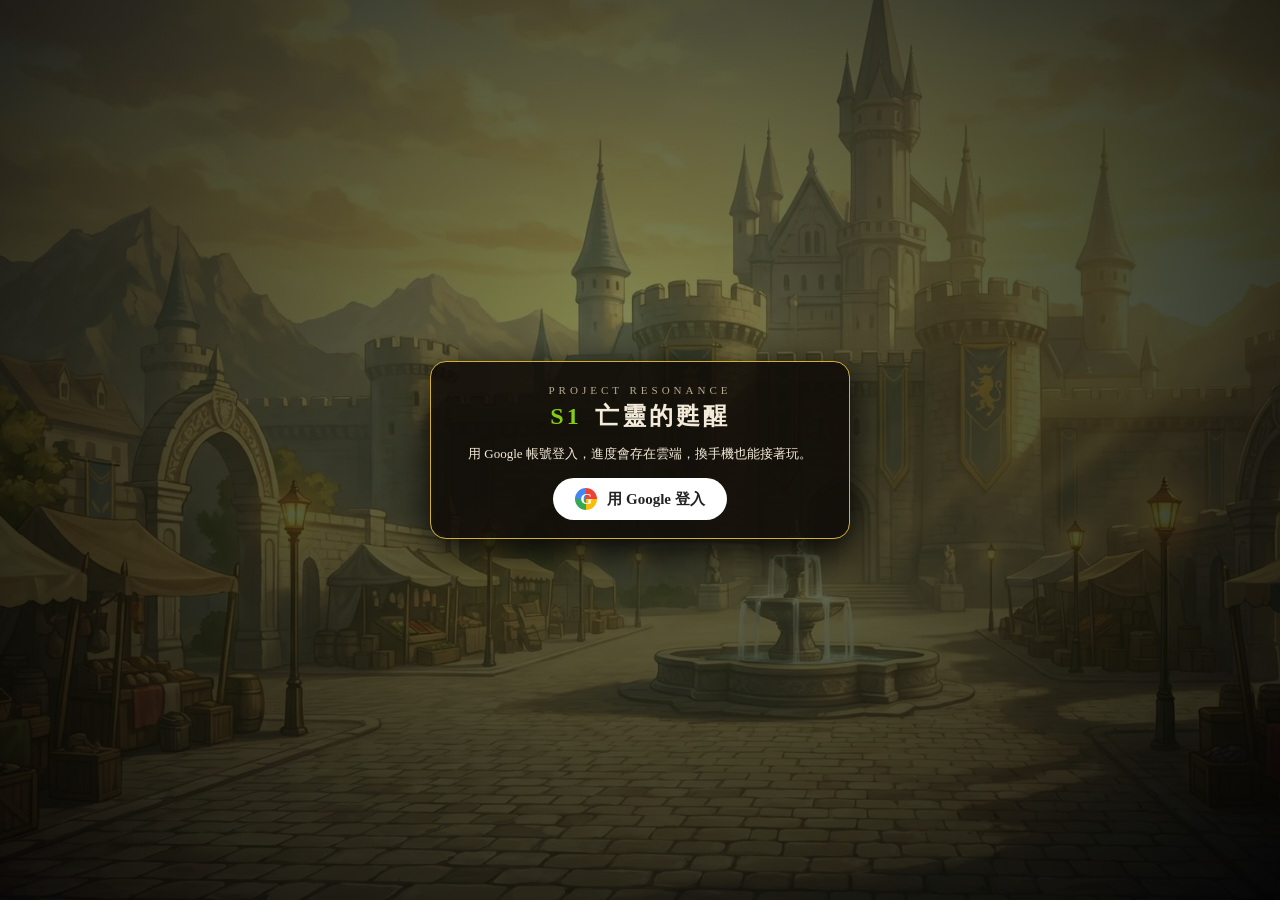
<file: index.html>
<!DOCTYPE html>
<html lang="zh-TW">
<head>
    <meta charset="UTF-8">
    <meta name="viewport" content="width=device-width, initial-scale=1.0, maximum-scale=1.0, user-scalable=no, viewport-fit=cover">
    <meta name="theme-color" content="#000000">
    <link rel="manifest" href="manifest.webmanifest">
    <link rel="apple-touch-icon" href="assets/app/apple-touch-icon.png">
    <link rel="icon" type="image/png" href="assets/app/icon-192.png">
    <meta name="apple-mobile-web-app-capable" content="yes">
    <meta name="mobile-web-app-capable" content="yes">
    <meta name="apple-mobile-web-app-status-bar-style" content="black-translucent">
    <meta name="apple-mobile-web-app-title" content="Resonance">
    <title>Project Resonance · S1 亡靈的甦醒</title>
    <link rel="stylesheet" href="css/lobby.css">
</head>
<body>
<div id="login-gate" class="login-gate"></div>
<div id="lobby">
    <div class="lb-bg"></div>
    <div class="lb-light"></div>
    <div id="leader" class="lb-leader"><img alt=""><div id="leader-say" class="lb-say"></div></div>
    <button id="leader-swap" class="leader-swap">⇄ 更換角色</button>

    <div class="lb-top-left">
        <div class="lb-brand">PROJECT RESONANCE</div>
        <div class="lb-season"><b>S1</b> 亡靈的甦醒</div>
        <button id="pass-chip" class="pass-chip" data-open="quest"></button>
    </div>
    <div id="currency" class="lb-currency"></div>

    <nav class="lb-menu">
        <button class="lb-btn main" data-open="battle"><span class="i"><img src="assets/icons/m_battle.webp" alt=""></span><span class="t">出征</span><span class="s" id="battle-sub">主線</span></button>
        <button class="lb-btn" data-open="trial"><span class="i"><img src="assets/icons/m_trial.webp" alt=""></span><span class="t">試煉</span><span class="s" id="trial-sub">副本・素材</span></button>
        <button class="lb-btn" data-open="hero"><span class="i"><img src="assets/icons/m_hero.webp" alt=""></span><span class="t">英雄</span><span class="s">編隊・養成</span></button>
        <button class="lb-btn" data-open="gacha"><span class="i"><img src="assets/icons/m_gacha.webp" alt=""></span><span class="t">招募</span><span class="s" id="gacha-sub">S1 限定・烏瑟</span><i id="gacha-dot" class="dot"></i></button>
        <button class="lb-btn" data-open="bag"><span class="i"><img src="assets/icons/m_bag.webp" alt=""></span><span class="t">背包</span><span class="s">道具</span></button>
        <div class="lb-mini">
            <button class="lb-mini-btn" data-open="rank">排行榜</button>
            <button class="lb-mini-btn" data-open="mail">信箱<i id="mail-dot" class="dot"></i></button>
            <button class="lb-mini-btn" data-open="settings">設定</button>
        </div>
    </nav>

    <button id="idle-chip" class="idle-chip"></button>
    <div id="team-strip" class="lb-team"></div>

    <!-- 子畫面 -->
    <section id="panel-battle" class="panel"></section>
    <section id="panel-trial" class="panel"></section>
    <section id="panel-quest" class="panel"></section>
    <section id="panel-hero" class="panel"></section>
    <section id="panel-gacha" class="panel"></section>
    <section id="panel-bag" class="panel"></section>
    <section id="panel-settings" class="panel"></section>
    <div id="hero-detail" class="detail"></div>
    <div id="pull-show" class="pull-show"></div>
    <div id="toast" class="toast"></div>
    <section id="panel-rank" class="panel"></section>
    <section id="panel-mail" class="panel"></section>
    <section id="panel-admin" class="panel"></section>
</div>

<script src="js/ui/shell.js"></script>
<script src="js/data/elements.js"></script>
<script src="js/data/factions.js"></script>
<script src="js/data/heroes.js"></script>
<script src="js/data/enemies.js"></script>
<script src="js/data/vfxcolors.js"></script>
<script src="js/data/gear.js"></script>
<script src="js/data/campaign.js"></script>
<script src="js/data/campaign_table.js"></script>
<script src="js/data/dungeons.js"></script>
<script src="js/data/dungeon_table.js"></script>
<script src="js/ui/icons.js"></script>
<script src="js/core/save.js"></script>
<script src="js/core/growth.js"></script>
<script src="js/core/gear.js"></script>
<script src="js/data/quests.js"></script>
<script src="js/core/quests.js"></script>
<script src="js/data/season_table.js"></script>
<script src="js/core/season.js"></script>
<script src="js/core/gacha.js"></script>
<!-- 多人功能：登入後才載入 js/lobby/main.js（由 online.js 載入） -->
<script src="vendor/firebase/firebase-app-compat.js"></script>
<script src="vendor/firebase/firebase-auth-compat.js"></script>
<script src="vendor/firebase/firebase-firestore-compat.js"></script>
<script src="js/online/config.js"></script>
<script src="js/online/online.js"></script>
</body>
</html>
</file>
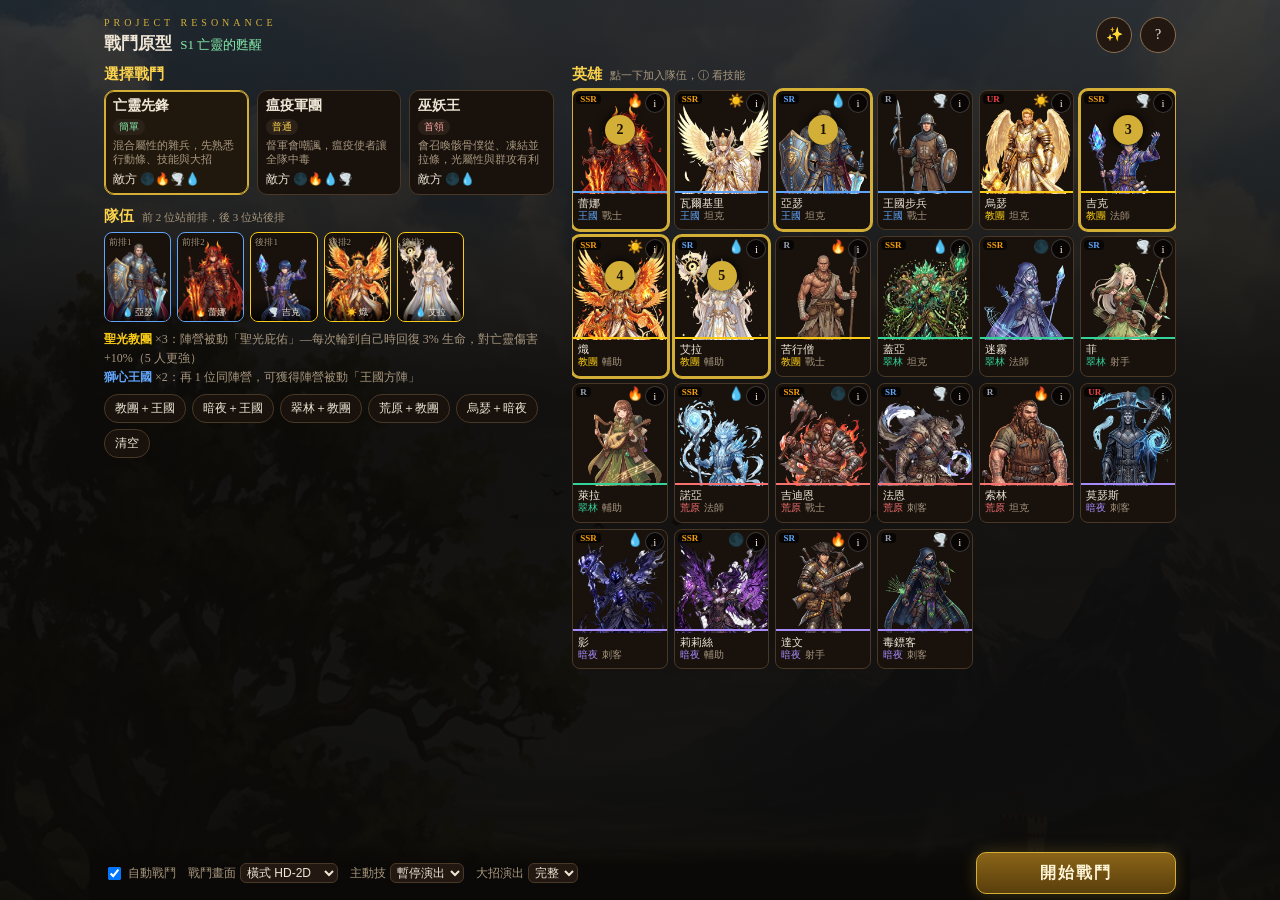
<file: dev.html>
<!DOCTYPE html>
<html lang="zh-TW">
<head>
    <meta charset="UTF-8">
    <meta name="viewport" content="width=device-width, initial-scale=1.0, maximum-scale=1.0, user-scalable=no, viewport-fit=cover">
    <meta name="theme-color" content="#0b0907">
    <title>Project Resonance · 戰鬥測試（開發用）</title>
    <link rel="stylesheet" href="css/style.css">
    <script type="importmap">{"imports": {"three": "./vendor/three/three.module.js"}}</script>
</head>
<body>
<div id="app">

    <!-- ───────── 編隊畫面 ───────── -->
    <section id="screen-setup" class="screen active">
        <header class="top">
            <div class="brand">
                <span class="brand-sub">PROJECT RESONANCE</span>
                <h1>戰鬥原型 <span class="brand-season">S1 亡靈的甦醒</span></h1>
            </div>
            <div class="top-btns">
                <a href="gallery.html" class="icon-btn" aria-label="特效圖鑑" title="特效圖鑑">✨</a>
                <button id="btn-help" class="icon-btn" aria-label="玩法說明">?</button>
            </div>
        </header>

        <div class="setup-cols">
        <div class="setup-left">
        <h2 class="sec">選擇戰鬥</h2>
        <div id="encounter-list" class="enc-list"></div>

        <h2 class="sec">隊伍 <small>前 2 位站前排，後 3 位站後排</small></h2>
        <div id="team-slots" class="team-slots"></div>
        <div id="team-hint" class="team-hint"></div>
        <div id="presets" class="presets"></div>

        </div>
        <div class="setup-right">
        <h2 class="sec">英雄 <small>點一下加入隊伍，ⓘ 看技能</small></h2>
        <div id="hero-grid" class="hero-grid"></div>
        </div>
        </div>

        <div class="start-bar">
            <div class="opt-col">
                <label class="auto-toggle"><input type="checkbox" id="chk-auto" checked> 自動戰鬥</label>
                <label class="auto-toggle">戰鬥畫面
                    <select id="sel-view">
                        <option value="hd2d">橫式 HD-2D</option>
                        <option value="portrait">直式（舊版）</option>
                    </select>
                </label>
                <label class="auto-toggle">主動技
                    <select id="sel-skill">
                        <option value="pause">暫停演出</option>
                        <option value="flash">不停頓</option>
                        <option value="off">關閉</option>
                    </select>
                </label>
                <label class="auto-toggle">大招演出
                    <select id="sel-ult">
                        <option value="full">完整</option>
                        <option value="short">簡短</option>
                        <option value="off">關閉</option>
                    </select>
                </label>
            </div>
            <button id="btn-start" class="btn-primary">開始戰鬥</button>
        </div>
    </section>

    <!-- ───────── 戰鬥畫面：場景式，角色站在戰場上 ───────── -->
    <section id="screen-battle" class="screen">
        <div id="scene" class="scene">
            <div id="scene-bg" class="scene-bg"></div>
            <div class="scene-shade"></div>
            <div id="stage-sprites" class="stage"></div>
            <div id="stage-ui" class="stage"></div>
            <div id="flash" class="flash"></div>
        </div>

        <div class="b-top">
            <button id="btn-quit" class="g-btn" aria-label="離開">✕</button>
            <div class="b-title glass">
                <div id="b-enc"></div>
                <div id="b-round"></div>
            </div>
            <button id="btn-auto" class="g-btn wide">自動</button>
            <button id="btn-speed" class="g-btn wide">x1</button>
            <button id="btn-pause" class="g-btn" aria-label="暫停">❚❚</button>
        </div>

        <div id="timeline" class="timeline glass"></div>
        <div id="turn-pill" class="turn-pill"></div>

        <div id="hud" class="hud glass">
            <div class="res-wrap">
                <div id="res-label" class="res-label"></div>
                <div class="res-bar"><i id="res-fill"></i></div>
                <div id="res-hint" class="res-hint"></div>
            </div>
            <button id="btn-ult" class="btn-ult" disabled>
                <span id="btn-ult-name" class="btn-ult-main">大招</span>
                <span id="btn-ult-sub" class="btn-ult-sub"></span>
            </button>
        </div>

        <div id="skill-cut" class="skill-cut"><div class="sc-face"><img alt=""></div><div class="sc-text"><div class="sc-name"></div><div class="sc-hero"></div></div></div>

        <div id="ult" class="ult">
            <div class="ult-band"></div>
            <div id="ult-cast" class="ult-cast"></div>
            <div class="ult-text">
                <div class="ult-tag">ULTIMATE</div>
                <div id="ult-name" class="ult-name"></div>
                <div id="ult-fac" class="ult-fac"></div>
            </div>
            <div class="ult-skip">點一下跳過</div>
        </div>
        <div id="banner" class="banner"></div>
        <div id="result" class="overlay"></div>
    </section>

    <div id="modal" class="overlay"></div>
</div>

<script src="js/data/elements.js"></script>
<script src="js/data/factions.js"></script>
<script src="js/data/heroes.js"></script>
<script src="js/data/enemies.js"></script>
<script src="js/data/vfxcolors.js"></script>
<script src="js/core/battle.js"></script>
<script src="js/ui/app.js"></script>
<script type="module" src="js/vfx/stage3d.js"></script>
</body>
</html>
</file>
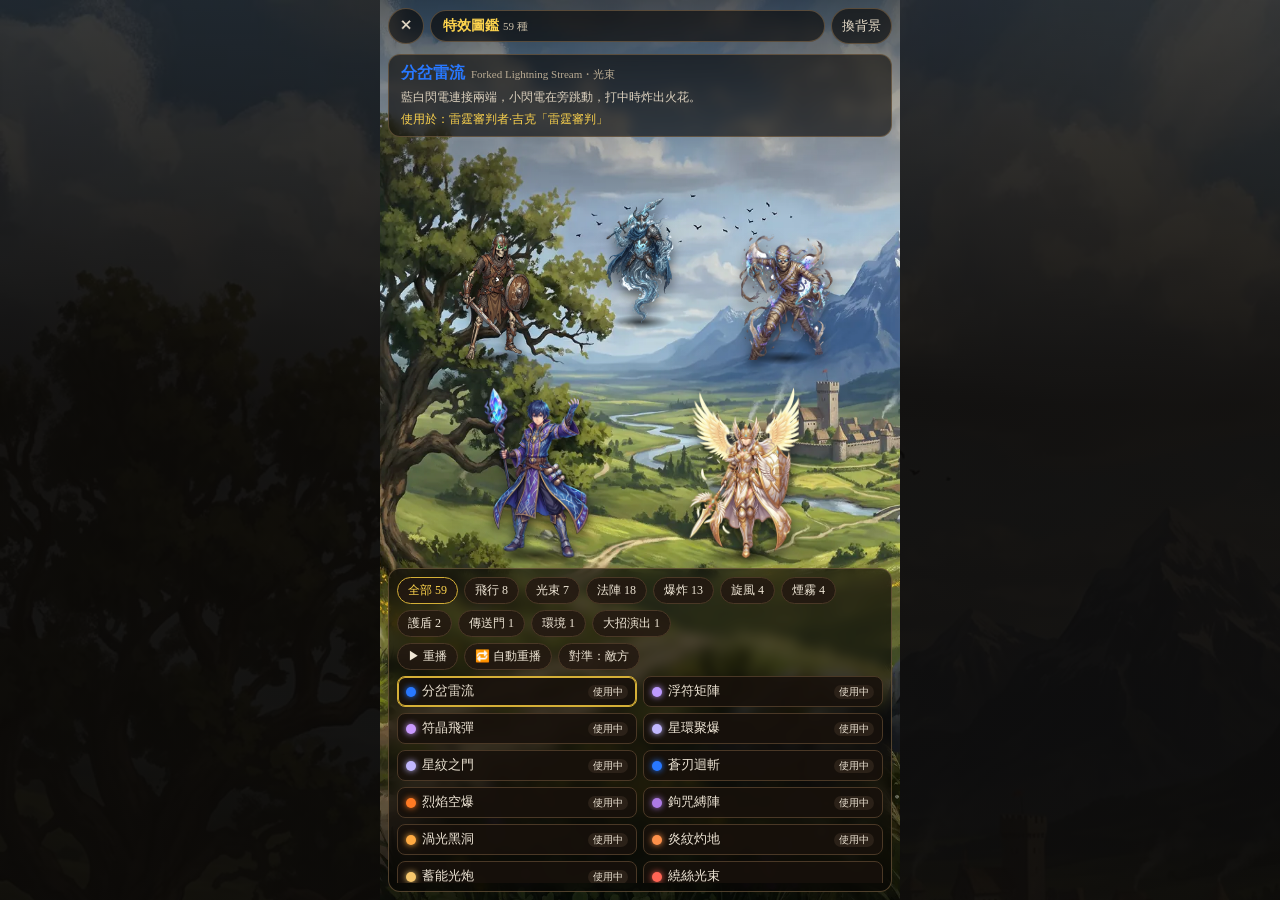
<file: gallery.html>
<!DOCTYPE html>
<html lang="zh-TW">
<head>
    <meta charset="UTF-8">
    <meta name="viewport" content="width=device-width, initial-scale=1.0, maximum-scale=1.0, user-scalable=no, viewport-fit=cover">
    <meta name="theme-color" content="#0b0907">
    <title>Project Resonance · 特效圖鑑</title>
    <link rel="stylesheet" href="css/style.css">
    <script type="importmap">{"imports": {"three": "./vendor/three/three.module.js"}}</script>
    <style>
        #gal { position: fixed; inset: 0; max-width: 520px; margin: 0 auto; overflow: hidden; background: #000; }
        .g-top { position: absolute; top: calc(8px + var(--safe-top)); left: 8px; right: 8px; display: flex; gap: 6px; align-items: center; z-index: 10; }
        .g-top a { text-decoration: none; display: grid; place-items: center; }
        .g-title { flex: 1; padding: 6px 12px; border-radius: 18px; font-weight: 700; color: var(--gold-hi); font-size: 14px; }
        .g-title small { color: #cbbfa8; font-weight: 400; font-size: 11px; margin-left: 4px; }
        .g-info { position: absolute; top: calc(54px + var(--safe-top)); left: 8px; right: 8px; z-index: 10; padding: 8px 12px; }
        .g-info h3 { margin: 0; font-size: 16px; }
        .g-info h3 small { font-size: 11px; color: #b9ab93; font-weight: 400; margin-left: 6px; font-family: Georgia, serif; }
        .g-info p { margin: 4px 0 0; font-size: 12px; color: #ddd2bf; line-height: 1.5; }
        .g-info .used { color: #fcd34d; }
        .g-info .unused { color: #8f8270; }
        .g-panel { position: absolute; left: 8px; right: 8px; bottom: calc(8px + var(--safe-bottom)); z-index: 10; padding: 8px; max-height: 36%; display: flex; flex-direction: column; gap: 6px; }
        .g-tabs, .g-acts { display: flex; gap: 6px; flex-wrap: wrap; }
        .g-tabs button { padding: 4px 8px; }
        .g-tabs button, .g-acts button { font-size: 12px; padding: 4px 10px; border-radius: 14px; border: 1px solid var(--border); background: rgba(34,24,17,.85); }
        .g-tabs button.on, .g-acts button.on { border-color: var(--gold); color: var(--gold-hi); }
        .g-list { overflow-y: auto; display: grid; grid-template-columns: repeat(2, 1fr); gap: 6px; }
        .g-item { text-align: left; padding: 6px 8px; border-radius: 8px; border: 1px solid var(--border); background: rgba(24,17,12,.9); font-size: 12.5px; display: flex; align-items: center; gap: 6px; }
        .g-item.sel { border-color: var(--gold); box-shadow: 0 0 0 1px var(--gold) inset; }
        .g-item i { width: 10px; height: 10px; border-radius: 50%; flex: none; box-shadow: 0 0 6px currentColor; }
        .g-item .tag { margin: 0 0 0 auto; font-size: 10px; padding: 0 5px; }
        .g-msg { position: absolute; left: 50%; top: 50%; transform: translate(-50%, -50%); z-index: 9; color: #fff; background: rgba(0,0,0,.6); padding: 8px 14px; border-radius: 10px; font-size: 13px; display: none; }
    </style>
</head>
<body>
<div id="gal">
    <div id="scene" class="scene">
        <div id="scene-bg" class="scene-bg"></div>
        <div class="scene-shade"></div>
        <div id="stage-sprites" class="stage"></div>
    </div>
    <div class="g-top">
        <a href="index.html" class="g-btn" aria-label="返回">✕</a>
        <div class="g-title glass">特效圖鑑<small id="g-count"></small></div>
        <button id="g-bg" class="g-btn wide">換背景</button>
    </div>
    <div id="g-info" class="g-info glass"><h3>載入中…</h3></div>
    <div id="g-msg" class="g-msg"></div>
    <div class="g-panel glass">
        <div class="g-tabs" id="g-tabs"></div>
        <div class="g-acts">
            <button id="g-replay">▶ 重播</button>
            <button id="g-loop">🔁 自動重播</button>
            <button id="g-side">對準：敵方</button>
        </div>
        <div id="g-list" class="g-list"></div>
    </div>
</div>

<script src="js/data/elements.js"></script>
<script src="js/data/factions.js"></script>
<script src="js/data/heroes.js"></script>
<script src="js/data/enemies.js"></script>
<script src="js/data/vfxcolors.js"></script>
<script>
// 特效圖鑑：列出特效庫裡全部特效，點一下在戰場上預覽，並顯示目前被哪一招使用。
(function () {
    const R = window.RES;
    const $ = s => document.querySelector(s);
    const CAT = {all: '全部', projectile: '飛行', beam: '光束', area: '法陣', burst: '爆炸', vortex: '旋風', smoke: '煙霧', shield: '護盾', portal: '傳送門', environment: '環境', cinematic: '大招演出'};
    const BGS = ['1', '4', '6'];
    const st = {presets: {}, cat: 'all', sel: null, loop: false, side: 'foe', bg: 0, timer: null};

    // 哪些招式用了哪個特效
    const usage = {};
    const use = (id, label) => { (usage[id] = usage[id] || []).push(label); };
    const ids = v => (!v ? [] : Array.isArray(v) ? v : [v]).map(x => x.id);
    for (const h of Object.values(R.HEROES)) { ids(h.skill?.vfx).forEach(id => use(id, `${h.name}「${h.skill.name}」`)); ids(h.ult?.vfx).forEach(id => use(id, `${h.name}大招「${h.ult.name}」`)); }
    for (const e of Object.values(R.ENEMIES)) (e.skills || []).forEach(s => ids(s.vfx).forEach(id => use(id, `敵方 ${e.name}「${s.name}」`)));
    ['weapon-smear', 'azure-sweep', 'spatial-sweep', 'fireball', 'ice-shard', 'spiral-gale', 'plasma-bolt', 'arcane-missile'].forEach(id => use(id, '普攻'));

    // 示範用的角色：我方 2 人、敵方 3 人
    const cast = [
        {img: 'h_zeke', side: 'ally', fx: 0.3, fy: 0.62, s: 19},
        {img: 'h_valkyrie', side: 'ally', fx: 0.7, fy: 0.62, s: 19},
        {img: 'm5', side: 'enemy', fx: 0.22, fy: 0.4, s: 14},
        {img: 'm10', side: 'enemy', fx: 0.5, fy: 0.36, s: 14},
        {img: 'm14', side: 'enemy', fx: 0.78, fy: 0.4, s: 14},
    ];

    function layout() {
        const sc = $('#scene');
        const W = sc.clientWidth, H = sc.clientHeight, u = Math.min(H, W * 1.85) / 100;
        $('#stage-sprites').innerHTML = '';
        for (const c of cast) {
            c.x = c.fx * W; c.y = c.fy * H; c.h = c.s * u;
            const d = document.createElement('div');
            d.className = `sprite ${c.side}`;
            d.style.cssText = `--s:${c.s};--u:${u}px;left:${c.x}px;top:${c.y}px;z-index:${Math.round(c.y)}`;
            d.innerHTML = `<div class="shadow"></div><div class="body"><img src="assets/sprites/${c.img}.webp" alt=""></div>`;
            $('#stage-sprites').appendChild(d);
        }
    }
    const pt = c => ({x: c.x, y: c.y, h: c.h});
    const center = list => ({x: list.reduce((s, c) => s + c.x, 0) / list.length, y: list.reduce((s, c) => s + c.y, 0) / list.length + 6, h: list[0].h});

    function setBg() { $('#scene-bg').style.backgroundImage = `url(assets/bg/${BGS[st.bg]}.webp)`; }

    function renderTabs() {
        $('#g-tabs').innerHTML = '';
        for (const [k, name] of Object.entries(CAT)) {
            const n = k === 'all' ? Object.keys(st.presets).length : Object.values(st.presets).filter(p => p.category === k).length;
            const b = document.createElement('button');
            b.className = st.cat === k ? 'on' : '';
            b.textContent = `${name} ${n}`;
            b.onclick = () => { st.cat = k; renderTabs(); renderList(); };
            $('#g-tabs').appendChild(b);
        }
    }

    function renderList() {
        $('#g-list').innerHTML = '';
        const items = Object.values(st.presets).filter(p => st.cat === 'all' || p.category === st.cat);
        for (const p of items) {
            const b = document.createElement('button');
            b.className = 'g-item' + (st.sel === p.id ? ' sel' : '');
            b.innerHTML = `<i style="background:${p.color};color:${p.color}"></i>${p.name}${usage[p.id] ? '<span class="tag">使用中</span>' : ''}`;
            b.onclick = () => select(p.id);
            $('#g-list').appendChild(b);
        }
    }

    function renderInfo() {
        const p = st.presets[st.sel];
        if (!p) return;
        const used = usage[p.id];
        $('#g-info').innerHTML = `<h3 style="color:${p.color}">${p.name}<small>${p.english || ''}・${CAT[p.category] || p.category}</small></h3>
            <p>${p.description || ''}</p>
            <p class="${used ? 'used' : 'unused'}">${used ? '使用於：' + used.join('、') : '目前還沒有招式使用'}</p>`;
    }

    function select(id) {
        st.sel = id;
        renderList();
        renderInfo();
        playSel();
    }

    function playSel() {
        const p = st.presets[st.sel];
        if (!p) return;
        const allies = cast.filter(c => c.side === 'ally'), foes = cast.filter(c => c.side === 'enemy');
        const caster = st.side === 'foe' ? allies[0] : foes[1];
        const targets = st.side === 'foe' ? foes : allies;
        const onGround = !['projectile', 'beam', 'cinematic'].includes(p.category);
        const run = onGround
            ? VFX3D.play(p.id, {at: center(targets)})
            : VFX3D.play(p.id, {from: pt(caster), to: pt(targets[1] || targets[0])});
        if (!run) { msg('裝置不支援 3D 特效，或同時播放太多個'); return; }
        clearTimeout(st.timer);
        run.done.then(() => { if (st.loop) st.timer = setTimeout(playSel, 400); });
    }

    function msg(t) {
        const m = $('#g-msg');
        m.textContent = t;
        m.style.display = 'block';
        setTimeout(() => { m.style.display = 'none'; }, 1800);
    }

    async function init() {
        layout();
        setBg();
        if (!VFX3D.available()) { $('#g-info').innerHTML = '<h3>這台裝置無法顯示 3D 特效</h3>'; return; }
        st.presets = await VFX3D.list();
        $('#g-count').textContent = `${Object.keys(st.presets).length} 種`;
        renderTabs();
        select(Object.keys(st.presets)[0]);
    }

    $('#g-replay').onclick = playSel;
    $('#g-loop').onclick = e => { st.loop = !st.loop; e.target.classList.toggle('on', st.loop); if (st.loop) playSel(); };
    $('#g-side').onclick = e => { st.side = st.side === 'foe' ? 'friend' : 'foe'; e.target.textContent = `對準：${st.side === 'foe' ? '敵方' : '我方'}`; playSel(); };
    $('#g-bg').onclick = () => { st.bg = (st.bg + 1) % BGS.length; setBg(); };
    window.addEventListener('resize', layout);
    window.galleryPlay = id => select(id);   // 測試用
    if (window.VFX3D) init(); else window.addEventListener('vfx3d-ready', init, {once: true});
})();
</script>
<script type="module" src="js/vfx/stage3d.js"></script>
</body>
</html>
</file>
<file: css/lobby.css>
/* Project Resonance · 大廳（橫式主城） */
:root {
    --gold: #d4af37; --gold-hi: #fcd34d; --text: #f3ead9; --muted: #b9ab93;
    --glass: rgba(16, 11, 7, .62); --glass-hi: rgba(28, 20, 13, .82); --line: rgba(212, 175, 55, .35);
    --safe-top: env(safe-area-inset-top, 0px); --safe-bottom: env(safe-area-inset-bottom, 0px);
    --safe-left: env(safe-area-inset-left, 0px); --safe-right: env(safe-area-inset-right, 0px);
}
* { box-sizing: border-box; -webkit-tap-highlight-color: transparent; }
html, body { margin: 0; height: 100%; overflow: hidden; background: #000; }
body { color: var(--text); font-family: "Noto Serif TC", "Songti TC", "PMingLiU", serif; font-size: 14px; }
button { font: inherit; color: inherit; cursor: pointer; border: none; background: none; }
a { color: inherit; text-decoration: none; }

#lobby { position: fixed; inset: 0; overflow: hidden; overflow: clip; }   /* clip：避免點按鈕時整個畫面被捲動偏移 */
.lb-bg { position: absolute; inset: 0; background: url(../assets/hd/lobby_capital.webp) center 60% / cover no-repeat; transform: scale(1.04); animation: bgDrift 30s ease-in-out infinite alternate; }
@keyframes bgDrift { to { transform: scale(1.08) translateX(-1%); } }
.lb-light { position: absolute; inset: 0; pointer-events: none;
    background: radial-gradient(ellipse at 30% 70%, transparent 35%, rgba(0,0,0,.35) 100%), linear-gradient(90deg, transparent 55%, rgba(0,0,0,.45) 100%), linear-gradient(0deg, rgba(0,0,0,.45), transparent 30%); }

/* 隊長立繪 */
/* 隊長立繪放在左側介面（通行證、隊伍）和右側選單中間的空位，不要被擋住 */
.lb-leader { position: absolute; left: calc(26% + var(--safe-left)); right: calc(250px + var(--safe-right)); bottom: -2%; height: 90%; display: flex; justify-content: center; align-items: flex-end; cursor: pointer; }
.lb-leader img { height: 100%; max-width: 100%; object-fit: contain; object-position: bottom; filter: drop-shadow(0 10px 24px rgba(0,0,0,.55)); transform-origin: 50% 100%; animation: breathe 4.2s ease-in-out infinite; }
@keyframes breathe { 50% { transform: scale(1.012, 1.018) translateY(-.4%); } }
.lb-say { position: absolute; left: 60%; top: 14%; width: max-content; max-width: 220px; padding: 8px 12px; border-radius: 12px 12px 12px 2px; background: rgba(255,250,235,.92); color: #2a1d10; font-size: 13px; line-height: 1.5; opacity: 0; transform: translateY(6px); transition: opacity .3s, transform .3s; pointer-events: none; box-shadow: 0 4px 14px rgba(0,0,0,.3); }
.lb-say.show { opacity: 1; transform: none; }

/* 左上 */
.lb-top-left { position: absolute; top: calc(10px + var(--safe-top)); left: calc(14px + var(--safe-left)); text-shadow: 0 2px 6px rgba(0,0,0,.7); }
.lb-brand { font-family: Georgia, serif; letter-spacing: 5px; font-size: 11px; color: var(--gold-hi); opacity: .9; }
.lb-season { font-size: 20px; font-weight: 900; letter-spacing: 3px; }
.lb-season b { color: #84cc16; font-family: Georgia, serif; margin-right: 4px; }

/* 貨幣 */
.lb-currency { position: absolute; top: calc(10px + var(--safe-top)); right: calc(12px + var(--safe-right)); display: flex; gap: 6px; }
.cur { display: flex; align-items: center; gap: 5px; padding: 4px 10px 4px 6px; border-radius: 16px; background: var(--glass); border: 1px solid var(--line); font-size: 12.5px; font-weight: 700; backdrop-filter: blur(4px); white-space: nowrap; }
.cur .ci { font-size: 14px; }

/* 右側選單 */
.lb-menu { position: absolute; right: calc(14px + var(--safe-right)); top: 52px; bottom: calc(12px + var(--safe-bottom)); width: 218px; display: flex; flex-direction: column; gap: 8px; justify-content: flex-end; }
.lb-btn { position: relative; display: grid; grid-template-columns: 38px 1fr; grid-template-rows: auto auto; align-items: center; column-gap: 8px; padding: 9px 14px; border-radius: 12px; text-align: left;
    background: linear-gradient(100deg, var(--glass-hi), rgba(16,11,7,.55)); border: 1px solid var(--line); box-shadow: 0 4px 14px rgba(0,0,0,.35); backdrop-filter: blur(4px); transition: transform .15s, border-color .15s; }
.lb-btn:active { transform: scale(.97); }
.lb-btn:hover { border-color: var(--gold); }
.lb-btn .i { grid-row: 1 / 3; font-size: 24px; text-align: center; }
.lb-btn .t { font-size: 18px; font-weight: 900; letter-spacing: 4px; }
.lb-btn .s { font-size: 10.5px; color: var(--muted); }
.lb-btn.main { padding: 14px; background: linear-gradient(100deg, rgba(122,84,22,.92), rgba(60,38,10,.85)); border-color: var(--gold); }
.lb-btn.main .t { font-size: 24px; color: #fff3cc; text-shadow: 0 0 12px rgba(252,211,77,.6); }
.lb-btn.main .s { color: #f5deb0; }
.lb-btn .dot { position: absolute; top: 8px; right: 10px; width: 9px; height: 9px; border-radius: 50%; background: #ef4444; box-shadow: 0 0 8px #ef4444; display: none; }
.lb-btn .dot.on { display: block; }
.lb-mini { display: flex; gap: 6px; }
.lb-mini-btn { flex: 1; text-align: center; font-size: 11.5px; padding: 6px; border-radius: 9px; background: var(--glass); border: 1px solid rgba(255,255,255,.12); color: var(--muted); }

/* 左下隊伍 */
.lb-team { position: absolute; left: calc(12px + var(--safe-left)); bottom: calc(10px + var(--safe-bottom)); display: flex; gap: 6px; padding: 6px 8px; border-radius: 12px; background: var(--glass); border: 1px solid var(--line); backdrop-filter: blur(4px); cursor: pointer; }
.lb-team .lbl { writing-mode: vertical-rl; font-size: 11px; letter-spacing: 3px; color: var(--gold-hi); padding-right: 2px; }
.face { position: relative; width: 44px; height: 44px; border-radius: 9px; overflow: hidden; background: #241a12; border: 2px solid var(--rc, #555); flex: none; }
.face img { width: 100%; height: 100%; object-fit: cover; object-position: 50% 8%; }
.face.empty { border-style: dashed; border-color: rgba(255,255,255,.2); }
.face .lead { position: absolute; left: 0; top: 0; font-size: 9px; padding: 0 3px; background: var(--gold); color: #1a1006; border-bottom-right-radius: 5px; font-weight: 900; }

/* ───────── 子畫面 ───────── */
.panel { position: absolute; inset: 0; z-index: 20; display: none; flex-direction: column; background: linear-gradient(180deg, rgba(12,8,5,.94), rgba(12,8,5,.97)); animation: panelIn .25s ease-out; padding: calc(8px + var(--safe-top)) calc(12px + var(--safe-right)) calc(8px + var(--safe-bottom)) calc(12px + var(--safe-left)); }
.panel.show { display: flex; }
@keyframes panelIn { from { opacity: 0; transform: translateY(12px); } }
.ph { display: flex; align-items: center; gap: 10px; margin-bottom: 8px; flex: none; }
.ph h2 { margin: 0; font-size: 20px; letter-spacing: 4px; color: var(--gold-hi); }
.ph .sp { flex: 1; }
.ph .close { width: 34px; height: 34px; border-radius: 50%; border: 1px solid var(--line); background: var(--glass-hi); font-size: 16px; }
.pbody { flex: 1; min-height: 0; overflow: auto; }
.btn { padding: 9px 18px; border-radius: 10px; border: 1px solid var(--line); background: var(--glass-hi); font-weight: 700; letter-spacing: 1px; }
.btn.primary { background: linear-gradient(180deg, #c99a2e, #8a6417); border-color: var(--gold-hi); color: #fff7dc; text-shadow: 0 1px 2px rgba(0,0,0,.5); }
.btn:disabled { opacity: .45; cursor: default; }
.tag { display: inline-block; font-size: 11px; padding: 1px 7px; border-radius: 8px; border: 1px solid rgba(255,255,255,.18); margin: 0 3px 3px 0; }

/* 出征 */
.enc-list { display: flex; gap: 10px; }
.enc { flex: 1; min-width: 0; text-align: left; border-radius: 12px; overflow: hidden; border: 2px solid rgba(255,255,255,.12); background: #18110c; }
.enc.sel { border-color: var(--gold); box-shadow: 0 0 16px rgba(212,175,55,.45); }
.enc .ebg { height: 92px; background-size: cover; background-position: center; position: relative; }
.enc .ebg span { position: absolute; left: 8px; bottom: 6px; font-size: 11px; padding: 1px 8px; border-radius: 8px; background: rgba(0,0,0,.6); }
.enc .ebody { padding: 8px 10px; }
.enc h3 { margin: 0 0 3px; font-size: 16px; }
.enc p { margin: 0; font-size: 11.5px; color: var(--muted); line-height: 1.5; }
.go-row { display: flex; align-items: center; gap: 10px; margin-top: 12px; }
.go-row .team-mini { display: flex; gap: 5px; flex: 1; }

/* 英雄 */
.hero-wrap { display: flex; gap: 12px; height: 100%; }
.slots { display: grid; grid-template-columns: repeat(5, 1fr); gap: 5px; }
.slot { position: relative; aspect-ratio: 3/4; border-radius: 9px; overflow: hidden; border: 2px dashed rgba(255,255,255,.18); background: #1a120c; display: grid; place-items: center; font-size: 10px; color: var(--muted); }
.slot.filled { border-style: solid; border-color: var(--rc); }
.slot img { position: absolute; inset: 0; width: 100%; height: 100%; object-fit: cover; object-position: 50% 6%; }
.slot .pos { position: absolute; left: 0; right: 0; bottom: 0; font-size: 9px; text-align: center; background: rgba(0,0,0,.65); padding: 1px 0; color: #e7dcc8; }
.fac-note { font-size: 11.5px; color: var(--muted); line-height: 1.6; padding: 8px; border-radius: 10px; background: rgba(255,255,255,.04); }
.fac-note b { color: var(--gold-hi); }
.filters { display: flex; gap: 5px; flex-wrap: wrap; }
.filters button { font-size: 11.5px; padding: 3px 10px; border-radius: 12px; border: 1px solid rgba(255,255,255,.15); }
.filters button.on { border-color: var(--gold); color: var(--gold-hi); }

/* 英雄詳情 */
.detail { position: absolute; inset: 0; z-index: 30; display: none; background: rgba(0,0,0,.7); backdrop-filter: blur(3px); }
.detail.show { display: block; animation: panelIn .2s; }
.dt { position: absolute; inset: calc(10px + var(--safe-top)) calc(12px + var(--safe-right)) calc(10px + var(--safe-bottom)) calc(12px + var(--safe-left)); display: flex; border-radius: 14px; overflow: hidden; border: 1px solid var(--line);
    background: linear-gradient(110deg, color-mix(in srgb, var(--fc) 30%, #120c08) 0%, #120c08 45%); }
.dt-art { width: 40%; position: relative; flex: none; }
.dt-art img { position: absolute; left: 50%; bottom: -4%; height: 108%; transform: translateX(-50%); object-fit: contain; filter: drop-shadow(0 8px 20px rgba(0,0,0,.6)); }
.dt-info { flex: 1; min-width: 0; overflow: auto; padding: 14px 16px 12px 6px; }
.dt-info h3 { margin: 0 0 4px; font-size: 22px; letter-spacing: 2px; }
.dt-stats { display: grid; grid-template-columns: repeat(4, 1fr); gap: 6px; margin: 8px 0; }
.dt-stats div { padding: 5px 6px; border-radius: 8px; background: rgba(255,255,255,.05); font-size: 11px; color: var(--muted); }
.dt-stats b { display: block; font-size: 15px; color: var(--text); }
.sk { padding: 7px 9px; border-radius: 9px; background: rgba(255,255,255,.05); margin-bottom: 6px; font-size: 12.5px; line-height: 1.55; }
.sk .k { font-size: 10.5px; color: var(--gold-hi); margin-right: 6px; }
.sk b { font-size: 13.5px; }
.dt-btns { display: flex; gap: 8px; margin-top: 10px; flex-wrap: wrap; }
.dt-close { position: absolute; right: 10px; top: 10px; width: 34px; height: 34px; border-radius: 50%; border: 1px solid var(--line); background: rgba(0,0,0,.5); z-index: 2; }

/* 招募 */
.ga-wrap { display: flex; gap: 12px; height: 100%; }
.ga-tabs { width: 170px; flex: none; display: flex; flex-direction: column; gap: 8px; }
.ga-tab { position: relative; padding: 10px 12px; border-radius: 10px; text-align: left; border: 1px solid rgba(255,255,255,.12); background: #18110c; }
.ga-tab.on { border-color: var(--gold); background: linear-gradient(100deg, rgba(122,84,22,.6), #18110c); }
.ga-tab b { display: block; font-size: 14px; }
.ga-tab span { font-size: 11px; color: var(--muted); }
.ga-tab .new { position: absolute; right: 8px; top: 8px; font-size: 9.5px; padding: 0 5px; border-radius: 5px; background: #ef4444; font-weight: 900; }
.ga-banner { flex: 1; min-width: 0; position: relative; border-radius: 14px; overflow: hidden; border: 1px solid var(--line); background: var(--bbg, #1a120c); }
.ga-banner .art { position: absolute; right: 2%; bottom: -6%; height: 112%; display: flex; align-items: flex-end; }
.ga-banner .art img { height: 100%; object-fit: contain; filter: drop-shadow(0 8px 20px rgba(0,0,0,.6)); }
.ga-banner .art img + img { margin-left: -18%; height: 86%; opacity: .92; }
.ga-banner .info { position: absolute; left: 0; top: 0; bottom: 0; width: 56%; padding: 16px 18px; background: linear-gradient(90deg, rgba(10,6,3,.88) 55%, transparent); display: flex; flex-direction: column; }
.ga-banner h3 { margin: 0; font-size: 22px; letter-spacing: 3px; color: #fff3cc; text-shadow: 0 0 14px rgba(252,211,77,.4); }
.ga-banner .sub { font-size: 12px; color: var(--muted); margin: 4px 0 8px; line-height: 1.6; }
.ga-banner .rates { font-size: 11.5px; line-height: 1.7; color: #e7dcc8; }
.ga-banner .pity { margin-top: 6px; font-size: 12px; color: var(--gold-hi); }
.ga-banner .buy { margin-top: auto; display: flex; gap: 8px; }
.ga-banner .buy .btn { flex: 1; display: flex; flex-direction: column; align-items: center; padding: 8px 6px; }
.ga-banner .buy .btn small { font-size: 10.5px; font-weight: 400; opacity: .9; }

/* 抽卡結果 */
.pull-show { position: absolute; inset: 0; z-index: 40; display: none; background: radial-gradient(ellipse at 50% 45%, #2a1d0f, #050302 75%); overflow: hidden; }
.pull-show.show { display: block; }
.ps-grid { position: absolute; left: 50%; top: 50%; transform: translate(-50%, -54%); display: grid; grid-template-columns: repeat(5, 104px); gap: 10px; }
.ps-grid.one { grid-template-columns: 150px; }
.card { position: relative; aspect-ratio: 3/4; perspective: 600px; }
.card .in { position: absolute; inset: 0; transform-style: preserve-3d; transition: transform .5s cubic-bezier(.3,1.4,.5,1); }
.card.open .in { transform: rotateY(180deg); }
.card .face-b, .card .face-f { position: absolute; inset: 0; backface-visibility: hidden; border-radius: 10px; overflow: hidden; }
.card .face-b { background: linear-gradient(135deg, #3a2a15, #120c06); border: 2px solid #8b6f4e; display: grid; place-items: center; font-family: Georgia, serif; color: var(--gold); font-size: 22px; box-shadow: 0 0 var(--gl, 0) var(--rc, transparent); }
.card .face-f { transform: rotateY(180deg); border: 2px solid var(--rc); background: radial-gradient(circle at 50% 30%, color-mix(in srgb, var(--rc) 40%, #1a120c), #0e0906); box-shadow: 0 0 18px color-mix(in srgb, var(--rc) 60%, transparent); }
.card .face-f img { position: absolute; inset: 0; width: 100%; height: 100%; object-fit: cover; object-position: 50% 4%; }
.card .face-f .r { position: absolute; left: 5px; top: 3px; font-family: Georgia, serif; font-weight: 900; color: var(--rc); text-shadow: 0 0 4px #000; }
.card .face-f .n { position: absolute; left: 0; right: 0; bottom: 0; padding: 14px 5px 4px; font-size: 11px; font-weight: 700; background: linear-gradient(0deg, rgba(0,0,0,.9), transparent); text-align: center; }
.card .badge { position: absolute; right: 4px; top: 4px; font-size: 9.5px; font-weight: 900; padding: 0 5px; border-radius: 5px; background: #ef4444; }
.card .badge.sh { background: #6b5a3e; }
.card.hi .face-b { animation: cardGlow 1s ease-in-out infinite; }
@keyframes cardGlow { 50% { box-shadow: 0 0 26px var(--rc); } }
.ps-bottom { position: absolute; left: 0; right: 0; bottom: calc(14px + var(--safe-bottom)); display: flex; justify-content: center; gap: 10px; }
.ps-hint { position: absolute; left: 0; right: 0; top: calc(12px + var(--safe-top)); text-align: center; color: var(--muted); font-size: 12px; }
.splash { position: absolute; inset: 0; z-index: 2; display: none; background: radial-gradient(ellipse at 40% 55%, color-mix(in srgb, var(--rc) 45%, #000), #000 75%); }
.splash.show { display: block; animation: flashIn .5s ease-out; }
@keyframes flashIn { 0% { filter: brightness(4); } 100% { filter: none; } }
.splash img { position: absolute; left: 6%; bottom: -6%; height: 112%; animation: splashIn .7s cubic-bezier(.2,.9,.3,1.1) both; filter: drop-shadow(0 0 30px var(--rc)); }
@keyframes splashIn { from { transform: translateX(-30%); opacity: 0; } }
.splash .sx { position: absolute; right: 7%; top: 50%; transform: translateY(-50%); text-align: right; animation: splashIn .7s .2s both; }
.splash .sx .r { font-family: Georgia, serif; font-size: 44px; font-weight: 900; color: var(--rc); text-shadow: 0 0 20px var(--rc); letter-spacing: 6px; }
.splash .sx .n { font-size: 28px; font-weight: 900; letter-spacing: 4px; }
.splash .sx .f { font-size: 13px; color: var(--muted); letter-spacing: 3px; margin-top: 4px; }
.splash .tap { position: absolute; right: 7%; bottom: calc(16px + var(--safe-bottom)); font-size: 11.5px; color: var(--muted); }

/* 背包、設定 */
.bag-grid { display: grid; grid-template-columns: repeat(auto-fill, minmax(220px, 1fr)); gap: 8px; }
.bag-item { display: flex; align-items: center; gap: 10px; padding: 10px 12px; border-radius: 10px; background: rgba(255,255,255,.05); border: 1px solid rgba(255,255,255,.08); }
.bag-item .bi { font-size: 26px; }
.bag-item b { display: block; }
.bag-item small { color: var(--muted); font-size: 11px; }
.bag-item .cnt { margin-left: auto; font-size: 18px; font-weight: 900; color: var(--gold-hi); }
.set-row { display: flex; align-items: center; gap: 10px; padding: 10px 0; border-bottom: 1px solid rgba(255,255,255,.08); }
.set-row .sp { flex: 1; color: var(--muted); font-size: 12px; }

.toast { position: absolute; left: 50%; bottom: calc(26% + var(--safe-bottom)); max-width: min(560px, 80vw); text-align: center; line-height: 1.5; transform: translate(-50%, 10px); z-index: 120; padding: 8px 18px; border-radius: 18px; background: rgba(0,0,0,.82); border: 1px solid var(--line); opacity: 0; transition: opacity .25s, transform .25s; pointer-events: none; font-size: 13px; }
.toast.show { opacity: 1; transform: translate(-50%, 0); }
.rotate-hint { position: absolute; left: 50%; bottom: 16px; transform: translateX(-50%); z-index: 70; display: none; padding: 8px 14px; border-radius: 18px; background: rgba(0,0,0,.85); font-size: 13px; white-space: nowrap; }
.rotate-hint.show { display: block; }
.rotate-hint button { margin-left: 8px; color: var(--gold-hi); }

/* 直式螢幕：簡單重排 */
@media (orientation: portrait) {
    .lb-leader { left: -6%; width: 80%; height: 66%; bottom: 18%; }
    .lb-menu { top: auto; left: 12px; right: 12px; width: auto; bottom: calc(70px + var(--safe-bottom)); display: grid; grid-template-columns: 1fr 1fr; }
    .lb-btn.main { grid-column: 1 / 3; }
    .lb-mini { grid-column: 1 / 3; }
    .lb-currency { top: calc(54px + var(--safe-top)); left: 12px; right: auto; flex-wrap: wrap; }
    .hero-wrap, .ga-wrap { flex-direction: column; }
    .hero-side, .ga-tabs { width: auto; }
    .ga-tabs { flex-direction: row; }
    .ga-banner { min-height: 420px; }
    .ps-grid { grid-template-columns: repeat(3, 92px); }
    .enc-list { flex-direction: column; }
}
@media (max-height: 380px) {
    .lb-btn { padding: 6px 12px; }
    .lb-btn.main { padding: 9px 12px; }
    .lb-btn .t { font-size: 16px; }
    .lb-btn.main .t { font-size: 20px; }
    .ps-grid { grid-template-columns: repeat(5, 86px); gap: 8px; }
    .enc .ebg { height: 70px; }
}

/* 英雄詳情：分頁與養成 */
.dt-tabs { display: flex; gap: 6px; margin: 8px 0 4px; }
.dt-tabs button { padding: 4px 16px; border-radius: 14px; border: 1px solid rgba(255,255,255,.15); font-size: 12.5px; }
.dt-tabs button.on { border-color: var(--gold); color: var(--gold-hi); background: rgba(212,175,55,.12); }
.gr { padding: 7px 9px; border-radius: 9px; background: rgba(255,255,255,.05); margin-top: 6px; }
.gr-h { font-size: 12.5px; margin-bottom: 5px; }
.gr-h b { color: var(--gold-hi); margin-right: 8px; font-size: 13px; }
.gr-h small, .gr-cost small { color: var(--muted); font-size: 11px; }
.gr-lv { color: var(--text); }
.gr-r { display: flex; align-items: center; gap: 8px; flex-wrap: wrap; }
.gr-r .btn { padding: 6px 12px; font-size: 12.5px; }
.gr-cost { flex: 1; min-width: 0; font-size: 12px; display: flex; align-items: center; gap: 6px; flex-wrap: wrap; }
.gr-cost .lack { color: #f87171; }
.gr-max { flex: 1; font-size: 12px; color: var(--muted); }
.gr-bar { display: inline-block; width: 70px; height: 7px; border-radius: 4px; background: #2b2118; overflow: hidden; }
.gr-bar i { display: block; height: 100%; background: linear-gradient(90deg, #d4af37, #fcd34d); }
/* 星塵商店 */
.shop-wrap { display: flex; gap: 12px; align-items: center; flex-wrap: wrap; }
.shop-heroes { display: flex; gap: 6px; flex-wrap: wrap; max-width: 60%; }
.shop-heroes .face { cursor: pointer; opacity: .65; }
.shop-heroes .face.on { opacity: 1; box-shadow: 0 0 10px var(--rc); }
.shop-buy { display: flex; gap: 8px; align-items: center; flex-wrap: wrap; font-size: 13px; }

/* ───────── 主線地圖 ───────── */
#panel-battle { padding: 0; background: #000; }
.map { position: absolute; inset: 0; background: center / cover no-repeat; }
.map-shade { position: absolute; inset: 0; background: linear-gradient(180deg, rgba(0,0,0,.55), transparent 22%, transparent 75%, rgba(0,0,0,.65)); pointer-events: none; }
.map-path { position: absolute; inset: 0; width: 100%; height: 100%; pointer-events: none; }
.map-path path { fill: none; stroke: rgba(255,244,214,.85); vector-effect: non-scaling-stroke; stroke-width: 4px; stroke-dasharray: 2 9; stroke-linecap: round; filter: drop-shadow(0 0 2px rgba(0,0,0,.9)); }
.node { position: absolute; width: 42px; height: 42px; margin: -21px 0 0 -21px; border-radius: 50%; display: grid; place-items: center; font-weight: 900; font-size: 15px; font-family: Georgia, serif;
    background: radial-gradient(circle at 35% 30%, #fff3c4, #c99a2e 55%, #6b4a10); border: 2px solid #fff3c4; color: #3a2508; box-shadow: 0 3px 10px rgba(0,0,0,.6); transition: transform .15s; }
.node:active { transform: scale(.92); }
.node.elite { background: radial-gradient(circle at 35% 30%, #ffd2d2, #c2410c 55%, #5a1405); color: #fff; border-color: #fdba74; }
.node.elite::before { content: '菁英'; position: absolute; top: -15px; font-size: 10px; letter-spacing: 1px; color: #fdba74; text-shadow: 0 1px 3px #000; font-family: inherit; }
.node.boss { width: 64px; height: 64px; margin: -32px 0 0 -32px; padding: 0; overflow: visible; background: #2a0f0f; border: 3px solid #ef4444; box-shadow: 0 0 18px rgba(239,68,68,.7); }
.node.boss img { width: 100%; height: 100%; border-radius: 50%; object-fit: cover; object-position: 50% 15%; }
.node.lock { filter: grayscale(1) brightness(.55); }
.node em { position: absolute; font-style: normal; font-size: 14px; right: -6px; bottom: -6px; }
.node.next { animation: nodePulse 1.4s ease-in-out infinite; }
@keyframes nodePulse { 50% { box-shadow: 0 0 0 7px rgba(252,211,77,.35), 0 0 22px rgba(252,211,77,.9); } }
.nstars { position: absolute; top: 100%; margin-top: 2px; white-space: nowrap; font-size: 11px; line-height: 1; text-shadow: 0 1px 2px #000; }
.nstars i, .st-stars i { font-style: normal; color: rgba(255,255,255,.3); }
.nstars i.on, .st-stars i.on { color: var(--gold-hi); }
.map-top { position: absolute; left: 0; right: 0; top: 0; display: flex; align-items: center; gap: 8px; padding: calc(8px + var(--safe-top)) calc(12px + var(--safe-right)) 0 calc(12px + var(--safe-left)); }
.map-top .sp, .map-bottom .sp, .row .sp { flex: 1; }
.chv { width: 32px; height: 32px; border-radius: 50%; background: var(--glass-hi); border: 1px solid var(--line); }
.chv:disabled { opacity: .3; }
.ch-title { text-shadow: 0 2px 6px #000; line-height: 1.15; min-width: 120px; text-align: center; }
.ch-title small { display: block; font-size: 11px; color: var(--gold-hi); letter-spacing: 3px; }
.ch-title b { font-size: 19px; letter-spacing: 3px; }
.ch-stars { font-weight: 900; color: var(--gold-hi); text-shadow: 0 1px 3px #000; padding: 4px 10px; border-radius: 14px; background: var(--glass); border: 1px solid var(--line); }
.ch-stars small { color: var(--muted); font-weight: 400; }
.chests { display: flex; gap: 4px; }
.chest { position: relative; width: 38px; height: 34px; border-radius: 9px; background: var(--glass); border: 1px solid rgba(255,255,255,.15); font-size: 18px; }
.chest b { position: absolute; right: 2px; bottom: 0; font-size: 9.5px; color: var(--muted); }
.chest.ready { border-color: var(--gold-hi); animation: nodePulse 1.4s infinite; }
.chest.got { opacity: .5; }
.map-top .close { width: 34px; height: 34px; border-radius: 50%; border: 1px solid var(--line); background: var(--glass-hi); }
.map-bottom { position: absolute; left: 0; right: 0; bottom: 0; display: flex; align-items: center; gap: 10px; padding: 0 calc(12px + var(--safe-right)) calc(8px + var(--safe-bottom)) calc(12px + var(--safe-left)); }
.map-bottom .team-mini { display: flex; gap: 4px; }
.map-bottom .face { width: 36px; height: 36px; }
.map-bottom .tp { font-size: 12px; color: var(--muted); text-shadow: 0 1px 3px #000; }
.map-bottom .tp b { color: var(--gold-hi); font-size: 15px; }
.idle-btn small { color: var(--gold-hi); }
.ch-lock { position: absolute; left: 50%; top: 50%; transform: translate(-50%, -50%); padding: 12px 22px; border-radius: 12px; background: rgba(0,0,0,.8); border: 1px solid var(--line); }

/* 對話框（關卡資訊、掛機…） */
.modal { position: absolute; inset: 0; z-index: 40; display: grid; place-items: center; background: rgba(0,0,0,.55); animation: panelIn .18s; }
.mbox { position: relative; width: min(460px, 92vw); max-height: 92vh; overflow: auto; padding: 14px 16px; border-radius: 14px; background: linear-gradient(180deg, #2a1d12, #150e08); border: 1px solid var(--gold); box-shadow: 0 10px 40px rgba(0,0,0,.7); }
.mbox h3 { margin: 0 0 6px; font-size: 17px; letter-spacing: 2px; color: var(--gold-hi); padding-right: 30px; }
.mclose { position: absolute; right: 8px; top: 8px; width: 28px; height: 28px; border-radius: 50%; background: rgba(255,255,255,.08); }
.mbox .muted, .muted { color: var(--muted); font-size: 12px; line-height: 1.6; }
.mbox p { margin: 0 0 8px; }
.row { display: flex; align-items: center; gap: 8px; margin-top: 10px; }
.st-head { display: flex; align-items: center; gap: 8px; padding-right: 30px; }
.st-head h3 { margin: 0; flex: 1; }
.st-stars { font-size: 18px; }
.kind { font-size: 11px; padding: 2px 8px; border-radius: 8px; background: rgba(212,175,55,.2); color: var(--gold-hi); white-space: nowrap; }
.kind.elite { background: rgba(234,88,12,.25); color: #fdba74; }
.kind.boss { background: rgba(239,68,68,.25); color: #fca5a5; }
.foes { display: flex; gap: 6px; margin: 10px 0 8px; flex-wrap: wrap; }
.foes .face { width: 48px; height: 48px; --rc: #7c2d12; }
.foes .face.boss { --rc: #ef4444; width: 56px; height: 56px; }
.foes .face span { position: absolute; right: 2px; bottom: 0; font-size: 11px; font-weight: 900; text-shadow: 0 1px 2px #000; }
.pow { font-size: 12.5px; color: var(--muted); }
.pow b { color: var(--text); font-size: 15px; }
.pow b.ok { color: #86efac; }
.pow b.low { color: #fca5a5; }
.conds { list-style: none; margin: 8px 0; padding: 0; display: flex; gap: 12px; flex-wrap: wrap; font-size: 12.5px; color: var(--muted); }
.conds li.ok { color: var(--gold-hi); }
.rws { display: flex; align-items: center; gap: 8px; flex-wrap: wrap; margin-top: 6px; }
.rw { padding: 3px 9px; border-radius: 10px; background: rgba(255,255,255,.07); font-size: 12.5px; font-weight: 700; }
.idle-bar { position: relative; height: 22px; border-radius: 11px; background: #1a120b; border: 1px solid var(--line); overflow: hidden; margin: 6px 0; }
.idle-bar i { position: absolute; left: 0; top: 0; bottom: 0; background: linear-gradient(90deg, #8a6417, #fcd34d); }
.idle-bar span { position: relative; display: block; text-align: center; font-size: 12px; line-height: 20px; font-weight: 700; text-shadow: 0 1px 2px #000; }

/* 主畫面的掛機收益 */
.idle-chip { position: absolute; left: calc(12px + var(--safe-left)); bottom: calc(72px + var(--safe-bottom)); padding: 6px 12px; border-radius: 14px; background: var(--glass); border: 1px solid var(--line); font-size: 12.5px; backdrop-filter: blur(4px); }
.idle-chip b { color: var(--gold-hi); }
.idle-chip.ready { border-color: var(--gold-hi); animation: nodePulse 2s infinite; }

/* ───────── 劇情 ───────── */
.story { position: absolute; inset: 0; z-index: 50; overflow: hidden; background: #000; animation: panelIn .3s; cursor: pointer; user-select: none; }
.story.out { opacity: 0; transition: opacity .3s; }
.sbg { position: absolute; inset: -2%; background: center / cover; filter: brightness(.55) saturate(.9); animation: bgDrift 30s ease-in-out infinite alternate; }
.story img { position: absolute; bottom: 0; height: 88%; max-width: 45%; object-fit: contain; object-position: bottom; opacity: 0; transition: opacity .3s, filter .3s, transform .3s; filter: drop-shadow(0 8px 20px rgba(0,0,0,.6)); }
.story img.on { opacity: 1; }
.story img.dim { filter: brightness(.45) drop-shadow(0 8px 20px rgba(0,0,0,.6)); transform: scale(.97); }
.spl { left: 3%; }
.spr { right: 3%; transform: scaleX(-1); }
.story img.spr.dim { transform: scaleX(-1) scale(.97); }
.sbox { position: absolute; left: 8%; right: 8%; bottom: calc(14px + var(--safe-bottom)); min-height: 96px; padding: 12px 20px 14px; border-radius: 12px; background: linear-gradient(180deg, rgba(20,14,9,.88), rgba(10,7,4,.94)); border: 1px solid var(--gold); box-shadow: 0 6px 24px rgba(0,0,0,.6); }
.sname { position: absolute; top: -15px; left: 18px; padding: 3px 16px; border-radius: 8px; background: linear-gradient(180deg, #c99a2e, #8a6417); color: #fff7dc; font-weight: 900; letter-spacing: 2px; font-size: 14px; }
.sname:empty { display: none; }
.sbox.narr { text-align: center; font-style: italic; }
.sbox.narr .stext { color: #e9dcc3; }
.stext { font-size: 16px; line-height: 1.7; margin-top: 6px; min-height: 54px; }
.snext { position: absolute; right: 14px; bottom: 6px; font-size: 12px; color: var(--gold-hi); animation: blink 1s infinite; }
@keyframes blink { 50% { opacity: .2; } }
.stitle { position: absolute; top: calc(12px + var(--safe-top)); left: 16px; font-size: 13px; letter-spacing: 3px; color: var(--gold-hi); text-shadow: 0 1px 4px #000; }
.stitle small { margin-left: 8px; color: #fca5a5; }
.sskip { position: absolute; top: calc(10px + var(--safe-top)); right: 14px; padding: 5px 14px; border-radius: 14px; background: rgba(0,0,0,.6); border: 1px solid rgba(255,255,255,.25); font-size: 12px; }

/* ───────── 裝備 ───────── */
.gi { position: relative; width: 46px; height: 46px; border-radius: 9px; display: grid; place-items: center; flex: none;
    background: radial-gradient(circle at 50% 35%, color-mix(in srgb, var(--qc) 35%, #1a120b), #120c07 75%); border: 2px solid var(--qc); box-shadow: 0 0 8px color-mix(in srgb, var(--qc) 40%, transparent) inset; }
.gi.empty { --qc: rgba(255,255,255,.18); border-style: dashed; opacity: .6; }
.gi .gs { font-size: 22px; }
.gi .glv { position: absolute; right: 2px; bottom: 0; font-size: 10.5px; font-weight: 900; color: #fff; text-shadow: 0 1px 2px #000; }
.gi .gset { position: absolute; left: 1px; top: -1px; font-size: 12px; }
.gi .gwho { position: absolute; right: -4px; top: -4px; width: 18px; height: 18px; border-radius: 50%; object-fit: cover; object-position: 50% 10%; border: 1px solid #000; }
.gi .glock { position: absolute; left: 1px; bottom: -1px; font-size: 10px; }
.gslots { display: flex; gap: 8px; margin: 6px 0; }
.gslot { display: flex; flex-direction: column; align-items: center; gap: 2px; padding: 4px; border-radius: 10px; border: 1px solid transparent; font-size: 10.5px; color: var(--muted); }
.gslot.on { border-color: var(--gold); background: rgba(212,175,55,.1); color: var(--gold-hi); }
.gsets { font-size: 11.5px; line-height: 1.6; margin: 4px 0; }
.gcur { padding: 7px 9px; border-radius: 9px; background: rgba(255,255,255,.05); margin-top: 6px; font-size: 12px; }
.g-head { display: flex; align-items: center; gap: 10px; margin-bottom: 6px; }
.g-head h3 { margin: 0; }
.gmain { font-size: 13px; margin: 2px 0; } .gmain b { color: var(--gold-hi); font-size: 15px; }
.gsub { font-size: 12px; color: #e7dcc6; } .gsub small { color: var(--muted); margin-left: 4px; }
.gnote { font-size: 11px; color: var(--muted); margin-top: 3px; }
.gsetd { font-size: 11.5px; margin-top: 4px; line-height: 1.5; }
.gh { font-size: 12px; color: var(--gold-hi); margin: 8px 0 4px; }
.glist { display: flex; flex-wrap: wrap; gap: 6px; }
.gpick { display: flex; align-items: center; gap: 6px; padding: 3px 8px 3px 3px; border-radius: 10px; background: rgba(255,255,255,.05); font-size: 11.5px; }
.glist.big .gpick { padding: 3px; }
.gcmp { display: grid; grid-template-columns: 1fr 1fr; gap: 12px; font-size: 12px; }
.mv-list { display: flex; flex-wrap: wrap; gap: 6px; }
.mv-list .face { cursor: pointer; width: 50px; height: 50px; }
.modal.gear .mbox, .modal.floors .mbox { width: min(560px, 94vw); }
.filters .sp { flex: 1; }

/* ───────── 試煉 ───────── */
#panel-trial { padding: 0; background: #000; }
.trial { position: absolute; inset: 0; background: center / cover no-repeat; }
.trial .map-top { position: relative; }
.tbody { position: absolute; left: 0; right: 0; top: calc(52px + var(--safe-top)); bottom: 0; overflow: auto; padding: 0 calc(14px + var(--safe-right)) calc(10px + var(--safe-bottom)) calc(14px + var(--safe-left)); }
.tbody h4 { margin: 6px 0 6px; font-size: 15px; letter-spacing: 2px; color: var(--gold-hi); text-shadow: 0 1px 4px #000; }
.tbody h4 small { font-size: 11px; color: var(--text); letter-spacing: 0; margin-left: 6px; }
.trow { display: flex; gap: 8px; margin-bottom: 4px; }
.tcard { position: relative; flex: 1; min-width: 0; height: 96px; border-radius: 12px; overflow: hidden; text-align: left; background: linear-gradient(100deg, rgba(20,14,9,.9), rgba(20,14,9,.55)); border: 1px solid var(--line); }
.tcard.lock { filter: grayscale(.9) brightness(.6); }
.tboss { position: absolute; right: -6px; bottom: -30%; height: 150%; opacity: .9; filter: drop-shadow(0 4px 10px #000); }
.tinfo { position: relative; padding: 9px 10px; display: flex; flex-direction: column; gap: 3px; max-width: 70%; }
.tinfo b { font-size: 15px; letter-spacing: 1px; }
.tinfo small { font-size: 11px; color: var(--muted); }
.tbest { font-size: 11px; color: var(--gold-hi); margin-top: 2px; }
.flist { display: flex; flex-direction: column; gap: 5px; max-height: 60vh; overflow: auto; }
.frow { display: flex; align-items: center; gap: 8px; padding: 6px 8px; border-radius: 9px; background: rgba(255,255,255,.05); font-size: 12.5px; flex-wrap: wrap; }
.frow.lock { opacity: .45; }
.frow.next { border: 1px solid var(--gold); }
.frow .rws { margin: 0; }
.frow .btn { padding: 5px 12px; font-size: 12px; }
.frow .sp { flex: 1; }
/* 選單 5 顆按鈕：手機橫放（高度不到 520）時壓扁一點才放得下 */
@media (max-height: 520px) {
    .lb-menu { gap: 6px; top: 48px; }
    .lb-btn { padding: 5px 12px; grid-template-columns: 32px 1fr; }
    .lb-btn .i { font-size: 20px; }
    .lb-btn .t { font-size: 16px; letter-spacing: 3px; }
    .lb-btn .s { font-size: 10px; }
    .lb-btn.main { padding: 8px 12px; }
    .lb-btn.main .t { font-size: 20px; }
}
@media (max-height: 400px) {
    .lb-menu { gap: 5px; }
    .lb-btn { padding: 3px 12px; line-height: 1.2; }
    .lb-btn.main { padding: 6px 12px; }
    .lb-mini-btn { padding: 4px; }
}

/* ───────── 圖示（assets/icons） ───────── */
.ico { width: 1.3em; height: 1.3em; object-fit: contain; vertical-align: -0.32em; margin-right: 1px; filter: drop-shadow(0 1px 2px rgba(0,0,0,.5)); }
.lb-btn .i img { width: 34px; height: 34px; object-fit: contain; filter: drop-shadow(0 2px 4px rgba(0,0,0,.6)); display: block; margin: 0 auto; }
.lb-btn.main .i img { width: 40px; height: 40px; }
@media (max-height: 520px) { .lb-btn .i img { width: 28px; height: 28px; } .lb-btn.main .i img { width: 34px; height: 34px; } }
.cur .ci .ico { width: 20px; height: 20px; vertical-align: -5px; }
.bag-item .bi .ico { width: 40px; height: 40px; vertical-align: middle; }
.chest .ico { width: 26px; height: 26px; vertical-align: middle; }
.gi .gs .ico { width: 34px; height: 34px; vertical-align: middle; margin: 0; filter: drop-shadow(0 0 4px var(--sc, transparent)) drop-shadow(0 1px 2px rgba(0,0,0,.6)); }
.gi.setd { background: radial-gradient(circle at 50% 40%, color-mix(in srgb, var(--sc) 45%, #1a120b), #120c07 78%); }
.gi .gset .ico { width: 17px; height: 17px; vertical-align: top; }
.gi .glock .ico { width: 12px; height: 12px; }
.gsets .ico, .gsetd .ico { width: 18px; height: 18px; }
.tag .ico { width: 16px; height: 16px; vertical-align: -3px; }
.idle-chip .ico { width: 22px; height: 22px; }
.tinfo b .ico { width: 22px; height: 22px; }
.toast .ico { width: 18px; height: 18px; }
.hc .el .ico { width: 18px; height: 18px; }

/* ───────── 任務與通行證 ───────── */
.pass-chip { position: relative; display: flex; align-items: center; gap: 6px; margin-top: 6px; padding: 4px 10px 4px 5px; border-radius: 16px; background: var(--glass); border: 1px solid var(--line); font-size: 12px; backdrop-filter: blur(4px); }
.pass-chip .ico { width: 22px; height: 22px; }
.pass-chip .pc-t b { color: var(--gold-hi); }
.pc-bar { position: relative; width: 70px; height: 6px; border-radius: 3px; background: rgba(0,0,0,.55); overflow: hidden; }
.pc-bar.big { width: 140px; height: 8px; }
.pc-bar i { position: absolute; inset: 0 auto 0 0; background: linear-gradient(90deg, #4ade80, #fcd34d); }
.pass-chip .pc-q { display: flex; align-items: center; gap: 2px; padding-left: 6px; border-left: 1px solid rgba(255,255,255,.15); }
.pass-chip .pc-q .ico { width: 18px; height: 18px; }
.pass-chip .dot { position: absolute; right: -2px; top: -2px; width: 10px; height: 10px; border-radius: 50%; background: #ef4444; box-shadow: 0 0 0 2px #1a120b; }
.q-pass { display: flex; align-items: center; gap: 8px; font-size: 12.5px; margin-right: 10px; }
.q-pass b { color: var(--gold-hi); }
.q-boost { margin-left: auto; font-size: 12px; color: #86efac; padding: 3px 10px; border-radius: 10px; background: rgba(34,197,94,.15); }
.q-boost .ico { width: 16px; height: 16px; }
.qrow { display: flex; align-items: center; gap: 10px; padding: 8px 10px; margin-bottom: 6px; border-radius: 10px; background: rgba(255,255,255,.05); border: 1px solid transparent; }
.qrow.done { border-color: var(--gold); background: rgba(212,175,55,.08); }
.qrow.claimed { opacity: .5; }
.qrow.bonus { background: rgba(212,175,55,.1); }
.q-main { flex: 1; min-width: 0; }
.q-main b { font-size: 13px; }
.q-bar { position: relative; height: 12px; margin-top: 4px; border-radius: 6px; background: rgba(0,0,0,.45); overflow: hidden; max-width: 260px; }
.q-bar i { position: absolute; inset: 0 auto 0 0; background: linear-gradient(90deg, #a16207, #fcd34d); }
.q-bar span { position: relative; display: block; text-align: center; font-size: 10px; line-height: 12px; text-shadow: 0 1px 2px #000; }
.q-rw { display: flex; gap: 4px; flex-wrap: wrap; justify-content: flex-end; max-width: 220px; }
.q-ok { font-size: 12px; color: var(--muted); width: 58px; text-align: center; }
.qrow .btn { width: 58px; padding: 6px 0; }
.pgrid { display: grid; grid-template-columns: repeat(10, minmax(0, 1fr)); gap: 5px; }
.pcell { position: relative; min-height: 64px; padding: 3px; border-radius: 9px; background: rgba(255,255,255,.04); border: 1px solid rgba(255,255,255,.1); display: flex; flex-direction: column; align-items: center; gap: 2px; overflow: hidden; }
.pcell .pl { font-size: 10px; color: var(--muted); }
.pcell .prw { display: flex; flex-direction: column; align-items: center; gap: 1px; }
.pcell .rw { padding: 0 3px; font-size: 10px; background: none; white-space: nowrap; }
.pcell .rw .ico { width: 16px; height: 16px; }
.pcell.big { background: rgba(212,175,55,.1); border-color: rgba(212,175,55,.45); }
.pcell.ready { border-color: var(--gold-hi); box-shadow: 0 0 8px rgba(252,211,77,.45); }
.pcell.ready .pl { color: var(--gold-hi); font-weight: 900; }
.pcell.got { opacity: .45; }
.pcell .pg { position: absolute; right: 3px; top: 1px; color: #86efac; font-weight: 900; font-size: 12px; }
.pcell.final { grid-column: span 2; background: rgba(168,85,247,.15); border-color: #a855f7; }
.pcell.final .pf { width: 44px; height: 44px; border-radius: 50%; object-fit: cover; object-position: 50% 10%; border: 2px solid #a855f7; }
@media (max-height: 520px) { .pgrid { grid-template-columns: repeat(10, minmax(0, 1fr)); } .pcell { min-height: 56px; } }
.rep-row { display: flex; align-items: center; gap: 6px; flex-wrap: wrap; margin: 0 0 8px; font-size: 12.5px; }
.rep-row button { padding: 4px 11px; border-radius: 12px; border: 1px solid rgba(255,255,255,.15); font-size: 12px; }
.rep-row button.on { border-color: var(--gold); color: var(--gold-hi); background: rgba(212,175,55,.14); }
.tbest em { font-style: normal; font-weight: 900; color: #fff; }

/* ── 賽季：困難模式、規則、巫妖王、塔、商店、覺醒 ── */
.mode-tg { display: inline-flex; border-radius: 999px; overflow: hidden; border: 1px solid var(--line); background: rgba(10,7,4,.7); margin-left: 6px; flex: none; }
.mode-tg button { padding: 4px 11px; font-size: 12px; color: var(--muted); }
.mode-tg button.on { background: var(--gold); color: #1a1208; font-weight: 800; }
.mode-tg button[data-hard="1"].on { background: #b91c1c; color: #fff; }
.mode-tg button:disabled { opacity: .5; }
.mod { display: inline-flex; align-items: center; gap: 5px; padding: 2px 8px; border-radius: 999px; background: rgba(185,28,28,.22); border: 1px solid rgba(248,113,113,.45); font-size: 11.5px; color: #fecaca; white-space: nowrap; }
.mod b { color: #fca5a5; }
.mods { display: flex; flex-wrap: wrap; align-items: center; gap: 5px; margin: 6px 0; }
.frow .mods { margin: 0; }
.map.hard .map-shade { background: linear-gradient(180deg, rgba(60,8,8,.55), rgba(20,4,4,.35) 40%, rgba(40,6,6,.6)); }
.map.hard .node.done { border-color: #f87171; }
.tcard.season { border-color: rgba(132,204,22,.5); background: linear-gradient(100deg, rgba(14,22,10,.92), rgba(14,22,10,.5)); }
.tcard.shop { flex: .7; border-color: var(--gold); background: linear-gradient(100deg, rgba(40,28,10,.92), rgba(40,28,10,.6)); }
.tcard.shop .tinfo { left: 12px; }
.frow.done { opacity: .7; }
.frow .fboss { width: 26px; height: 26px; border-radius: 50%; object-fit: cover; border: 1px solid #f87171; }
.frow .q-ok { color: #86efac; font-weight: 800; }
.sk.awk, .gr.awk { border: 1px dashed rgba(240,171,252,.4); }
.sk.awk.on, .gr.awk.on { border-style: solid; background: rgba(192,38,211,.14); }
.sk.awk .k { color: #f0abfc; }
.tag.awk-tag { color: #f0abfc; border-color: #f0abfc; }
@media (max-height: 430px) { .tcard { height: 82px; } }

/* ── 多人：登入門檻、排行榜、信箱、全服巫妖王、管理員 ── */
.login-gate { position: fixed; inset: 0; z-index: 200; display: none; place-items: center; background: radial-gradient(ellipse at 50% 40%, rgba(40,60,20,.55), rgba(0,0,0,.92)), url(../assets/hd/lobby_capital.webp) center / cover; }
.login-gate.show { display: grid; }
.lg-box { width: min(420px, 90vw); padding: 22px 22px 18px; border-radius: 16px; background: rgba(14,10,6,.86); border: 1px solid var(--gold); text-align: center; box-shadow: 0 10px 40px #000; }
.lg-brand { font-size: 11px; letter-spacing: 4px; color: var(--muted); }
.lg-title { font-size: 24px; font-weight: 900; letter-spacing: 3px; margin: 4px 0 12px; }
.lg-title b { color: #84cc16; font-family: Georgia, serif; margin-right: 4px; }
.lg-p { font-size: 13px; color: var(--text); margin: 8px 0 14px; line-height: 1.6; }
.lg-google { display: inline-flex; align-items: center; gap: 10px; padding: 10px 22px; border-radius: 999px; background: #fff; color: #222; font-weight: 800; font-size: 15px; }
.lg-google .g { width: 22px; height: 22px; border-radius: 50%; display: grid; place-items: center; font-weight: 900; color: #fff; background: conic-gradient(#ea4335 0 25%, #fbbc05 0 50%, #34a853 0 75%, #4285f4 0); }
.lg-err { color: #fca5a5; font-size: 12.5px; margin: 12px 0 0; }
.lg-off { display: block; margin: 12px auto 0; font-size: 12px; color: var(--muted); text-decoration: underline; }
.lg-pick { display: flex; gap: 8px; }
.lg-pick button { flex: 1; padding: 10px; border-radius: 12px; background: rgba(255,255,255,.06); border: 1px solid var(--line); font-size: 12px; line-height: 1.6; color: var(--text); }
.lg-pick button b { display: block; font-size: 14px; color: var(--gold-hi); margin-bottom: 4px; }
.lg-pick button:hover { border-color: var(--gold); }
.lb-mini-btn { position: relative; }
.lb-mini-btn .dot { position: absolute; top: 3px; right: 5px; width: 7px; height: 7px; border-radius: 50%; background: #ef4444; box-shadow: 0 0 6px #ef4444; display: none; }
.lb-mini-btn .dot.on { display: block; }
.rk-list { display: flex; flex-direction: column; gap: 4px; }
.rk-row { display: flex; align-items: center; gap: 10px; padding: 7px 10px; border-radius: 9px; background: rgba(255,255,255,.05); font-size: 13px; }
.rk-row b { width: 28px; text-align: center; color: var(--muted); }
.rk-row span { flex: 1; }
.rk-row em { font-style: normal; font-weight: 800; color: var(--gold-hi); }
.rk-row.top1 b { color: #fbbf24; } .rk-row.top2 b { color: #e5e7eb; } .rk-row.top3 b { color: #d97706; }
.rk-row.me { border: 1px solid var(--gold); background: rgba(240,180,60,.12); }
.mail { display: flex; align-items: center; gap: 10px; padding: 9px 11px; border-radius: 10px; background: rgba(255,255,255,.05); margin-bottom: 6px; }
.mail.claimed { opacity: .55; }
.mail .m-main { flex: 1; min-width: 0; }
.mail .m-main b { font-size: 14px; margin-right: 8px; }
.mail p { margin: 4px 0; font-size: 12.5px; color: var(--text); white-space: pre-wrap; }
.wb-box { padding: 8px 10px; border-radius: 10px; background: rgba(132,204,22,.08); border: 1px solid rgba(132,204,22,.35); margin: 6px 0; font-size: 12.5px; }
.wb-h { display: flex; justify-content: space-between; align-items: center; gap: 8px; flex-wrap: wrap; }
.wb-bar { height: 9px; border-radius: 5px; background: rgba(0,0,0,.5); overflow: hidden; margin: 6px 0; }
.wb-bar i { display: block; height: 100%; background: linear-gradient(90deg, #4d7c0f, #a3e635); }
.wb-sub { color: var(--muted); font-size: 11.5px; }
.wb-top { display: flex; flex-wrap: wrap; gap: 4px 12px; margin: 6px 0 0; padding: 0; list-style: none; font-size: 12px; }
.wb-top li b { color: var(--gold-hi); margin-right: 4px; }
.wb-top li span { margin-left: 4px; color: var(--muted); }
.adm h4 { margin: 12px 0 6px; color: var(--gold-hi); }
.adm-f { display: flex; flex-direction: column; gap: 6px; }
.adm-f.row { flex-direction: row; flex-wrap: wrap; align-items: center; }
.adm input, .adm textarea { background: rgba(0,0,0,.4); border: 1px solid var(--line); border-radius: 8px; color: var(--text); padding: 6px 8px; font: inherit; font-size: 13px; }
.adm textarea { min-height: 54px; resize: vertical; }
.adm-cur { display: grid; grid-template-columns: repeat(auto-fill, minmax(110px, 1fr)); gap: 4px; }
.adm-cur label { display: flex; align-items: center; gap: 4px; }
.adm-cur input { width: 100%; min-width: 0; }
.adm .chk { display: flex; align-items: center; gap: 4px; }
.adm-f.row input[type=number] { width: 120px; }
.adm-mail { display: flex; align-items: center; gap: 8px; padding: 5px 0; border-bottom: 1px solid rgba(255,255,255,.06); }
.adm-mail small { flex: 1; }

/* ── 英雄頁（11/15 改版）：左邊隊伍，右邊固定大小的小卡 ── */
.hero-side { width: 238px; flex: none; display: flex; flex-direction: column; gap: 8px; overflow: auto; }
.hs-title { display: flex; justify-content: space-between; align-items: baseline; font-size: 13px; }
.hs-title b { color: var(--gold-hi); letter-spacing: 2px; }
.hs-title em { font-style: normal; font-weight: 800; color: var(--gold-hi); }
.slot .lead { position: absolute; left: 0; top: 0; font-size: 8.5px; font-style: normal; padding: 0 3px; border-radius: 0 0 5px 0; background: var(--gold); color: #1a1006; font-weight: 900; }
.slot .plus { font-size: 18px; color: rgba(255,255,255,.25); }
.hero-main { flex: 1; min-width: 0; display: flex; flex-direction: column; gap: 8px; }
.fac-f button { display: inline-flex; align-items: center; gap: 3px; }
.fac-f .ico { width: 16px; height: 16px; }
.hero-grid { flex: 1; min-height: 0; overflow: auto; display: grid; grid-template-columns: repeat(auto-fill, 104px); grid-auto-rows: max-content; justify-content: start; gap: 8px; padding: 2px 4px 8px 2px; }
.hc { display: block; width: 104px; padding: 0; border-radius: 10px; overflow: hidden; border: 2px solid var(--rc); background: #120c08; text-align: left; transition: transform .12s; }
.hc:active { transform: scale(.96); }
.hc.inteam { box-shadow: 0 0 0 2px var(--gold), 0 0 10px rgba(240,180,60,.4); }
.hc-art { position: relative; height: 104px; background: radial-gradient(circle at 50% 35%, color-mix(in srgb, var(--fc) 45%, #1a120c), #120c08); }
.hc-art img { position: absolute; inset: 0; width: 100%; height: 100%; object-fit: cover; object-position: 50% 6%; }
.hc .rt { position: absolute; left: 4px; top: 2px; font-size: 11px; font-weight: 900; font-family: Georgia, serif; color: var(--rc); text-shadow: 0 0 4px #000, 0 0 2px #000; }
.hc .el { position: absolute; right: 3px; top: 3px; }
.hc .el .ico { width: 18px; height: 18px; filter: drop-shadow(0 0 2px #000); }
.hc .in-team { position: absolute; left: 3px; bottom: 3px; font-size: 9px; padding: 0 4px; border-radius: 5px; background: var(--gold); color: #1a1006; font-weight: 900; }
.hc .awk { position: absolute; right: 3px; bottom: 3px; font-size: 9px; padding: 0 4px; border-radius: 5px; background: #a21caf; color: #fff; font-weight: 900; }
.hc .lv { position: absolute; right: 3px; bottom: 3px; font-size: 10px; font-weight: 800; padding: 0 4px; border-radius: 5px; background: rgba(0,0,0,.7); }
.hc .awk + .lv { bottom: 18px; }
.hc-info { padding: 4px 6px 5px; background: linear-gradient(180deg, #1d150e, #120c08); border-top: 1px solid color-mix(in srgb, var(--rc) 50%, transparent); }
.hc-info b { display: block; font-size: 12px; white-space: nowrap; overflow: hidden; text-overflow: ellipsis; }
.hc-info .st { font-size: 10px; color: var(--gold-hi); letter-spacing: -1px; }
.hc-info .na { font-size: 10px; color: var(--muted); }
.hc.locked { border-color: color-mix(in srgb, var(--rc) 45%, #333); }
.hc.locked img { filter: grayscale(1) brightness(.35); }
.hc.locked .hc-info b { color: var(--muted); }
@media (max-height: 430px) { .hero-grid { grid-template-columns: repeat(auto-fill, 92px); } .hc { width: 92px; } .hc-art { height: 92px; } }

/* 英雄詳情：從右邊滑出的抽屜，左邊還看得到卡片 */
.detail { background: linear-gradient(90deg, rgba(0,0,0,.25), rgba(0,0,0,.6)); backdrop-filter: none; }
.detail.show { animation: none; }
.detail .dt { left: auto; width: min(700px, 62vw); animation: drawerIn .25s cubic-bezier(.2,.9,.3,1); box-shadow: -10px 0 40px rgba(0,0,0,.7); }
.detail .dt-art { width: 34%; }
@keyframes drawerIn { from { transform: translateX(40px); opacity: 0; } to { transform: none; opacity: 1; } }

/* ── 招募頁（11/15 改版）：整頁活動橫幅 ── */
#panel-gacha { padding: 0; }
.ga { position: absolute; inset: 0; overflow: hidden; }
.ga-rays { position: absolute; inset: 0; background: conic-gradient(from 200deg at 66% 40%, transparent 0 10deg, color-mix(in srgb, var(--pc) 22%, transparent) 14deg, transparent 22deg 40deg, color-mix(in srgb, var(--pc) 16%, transparent) 46deg, transparent 56deg 360deg); mix-blend-mode: screen; animation: gaRays 14s linear infinite; opacity: .7; pointer-events: none; }
@keyframes gaRays { 50% { opacity: .35; } }
.ga-art { position: absolute; right: calc(4% + var(--safe-right)); bottom: -4%; height: 104%; width: 60%; pointer-events: none; }
.ga-h { position: absolute; bottom: 0; height: 100%; object-fit: contain; filter: drop-shadow(0 10px 30px rgba(0,0,0,.7)) drop-shadow(0 0 30px color-mix(in srgb, var(--pc) 35%, transparent)); animation: gaIn .6s cubic-bezier(.2,.9,.3,1) both; }
.ga-art.n1 .h0 { right: 8%; height: 108%; }
.ga-art.n2 .h0 { right: 30%; } .ga-art.n2 .h1 { right: 0; height: 90%; animation-delay: .1s; }
.ga-art.n3 .h0 { right: 30%; height: 100%; z-index: 2; } .ga-art.n3 .h1 { right: 0; height: 86%; animation-delay: .1s; } .ga-art.n3 .h2 { right: 56%; height: 82%; animation-delay: .2s; opacity: .9; }
@keyframes gaIn { from { transform: translateX(30px); opacity: 0; } to { transform: none; opacity: 1; } }
.ga-shade { position: absolute; inset: 0; background: linear-gradient(90deg, rgba(6,4,2,.92) 0%, rgba(6,4,2,.6) 34%, transparent 58%), linear-gradient(0deg, rgba(0,0,0,.75), transparent 30%); pointer-events: none; }
.ga-top { position: absolute; left: 0; right: 0; top: 0; display: flex; align-items: center; gap: 12px; padding: calc(8px + var(--safe-top)) calc(12px + var(--safe-right)) 0 calc(14px + var(--safe-left)); z-index: 3; }
.ga-pools { display: flex; gap: 6px; }
.ga-pools button { position: relative; padding: 6px 14px; border-radius: 999px; font-size: 13px; font-weight: 700; background: rgba(0,0,0,.55); border: 1px solid rgba(255,255,255,.18); color: var(--text); }
.ga-pools button.on { background: linear-gradient(180deg, #f0c869, #b8862b); color: #1a1006; border-color: #ffe7a8; }
.ga-pools .new { position: absolute; right: -4px; top: -6px; font-size: 8.5px; font-style: normal; padding: 0 4px; border-radius: 5px; background: #ef4444; color: #fff; }
.ga-cur { display: flex; gap: 6px; }
.ga-cur span { display: inline-flex; align-items: center; gap: 4px; padding: 3px 10px; border-radius: 999px; background: rgba(0,0,0,.55); border: 1px solid var(--line); font-size: 13px; font-weight: 700; }
.ga-info { position: absolute; left: calc(18px + var(--safe-left)); top: calc(62px + var(--safe-top)); width: min(420px, 42%); z-index: 2; }
.ga-tag { display: inline-block; padding: 2px 10px; border-radius: 5px; background: var(--pc); color: #fff; font-size: 11px; font-weight: 900; letter-spacing: 2px; }
.ga-info h2 { margin: 6px 0 6px; font-size: 30px; line-height: 1.2; letter-spacing: 3px; color: #fff6d8; text-shadow: 0 2px 0 #3a2508, 0 0 22px color-mix(in srgb, var(--pc) 55%, transparent); }
.ga-feat { font-size: 15px; font-weight: 800; margin-bottom: 4px; }
.ga-feat small { display: block; font-size: 11.5px; font-weight: 400; color: var(--muted); margin-top: 2px; line-height: 1.5; }
.ga-sub { font-size: 12.5px; line-height: 1.7; color: #e7dcc8; margin: 6px 0 8px; }
.ga-rate { font-size: 11.5px; color: var(--gold-hi); text-decoration: underline; padding: 0; }
.ga-bottom { position: absolute; left: calc(18px + var(--safe-left)); right: calc(16px + var(--safe-right)); bottom: calc(12px + var(--safe-bottom)); display: flex; align-items: flex-end; gap: 10px; z-index: 3; }
.ga-pity { display: flex; align-items: center; gap: 8px; font-size: 12px; padding: 6px 12px; border-radius: 10px; background: rgba(0,0,0,.6); border: 1px solid var(--line); }
.ga-pity .bar { width: 160px; height: 8px; border-radius: 4px; background: rgba(255,255,255,.12); overflow: hidden; }
.ga-pity .bar i { display: block; height: 100%; background: linear-gradient(90deg, #b8862b, #ffe7a8); }
.ga-pity b { color: var(--gold-hi); }
.ga-buy { min-width: 150px; display: flex; flex-direction: column; align-items: center; gap: 2px; padding: 9px 18px; border-radius: 12px; background: linear-gradient(180deg, #3b3022, #1e1710); border: 1px solid #8b6f4e; color: var(--text); box-shadow: 0 4px 14px rgba(0,0,0,.5); }
.ga-buy b { font-size: 16px; letter-spacing: 2px; }
.ga-buy small { display: inline-flex; align-items: center; gap: 3px; font-size: 12px; }
.ga-buy.ten { background: linear-gradient(180deg, #f3cf72, #b07e25); color: #1a1006; border-color: #ffe7a8; }
.ga-buy:disabled { filter: grayscale(.7) brightness(.7); }
@media (max-height: 430px) { .ga-info h2 { font-size: 24px; } .ga-info { top: calc(52px + var(--safe-top)); } .ga-buy { min-width: 128px; padding: 7px 12px; } .ga-pity .bar { width: 110px; } }
.ga .sp { flex: 1; }
.detail .dt-art { overflow: hidden; width: 32%; }
.detail .dt-art img { height: 100%; bottom: 0; max-width: none; }
.ps-grid { grid-template-columns: repeat(5, clamp(96px, 21vh, 150px)); }
.ps-grid.one { grid-template-columns: clamp(140px, 30vh, 200px); }
.card .face-f .n { font-size: 12px; }

/* ── 卡框（程式畫）：稀有度漸層外框＋金色內線，SSR／UR 有流光 ── */
.hc { border: none; padding: 2px; background: linear-gradient(155deg, color-mix(in srgb, var(--rc) 55%, #fff) 0%, var(--rc) 35%, color-mix(in srgb, var(--rc) 45%, #000) 100%); box-shadow: 0 3px 10px rgba(0,0,0,.5); position: relative; }
.hc-art { border-radius: 8px 8px 0 0; overflow: hidden; box-shadow: inset 0 0 0 1px rgba(255,232,170,.35); }
.hc-info { border-radius: 0 0 8px 8px; }
.hc.r-R { --rc: #9ca3af; }
.hc.r-SSR, .hc.r-UR { box-shadow: 0 3px 10px rgba(0,0,0,.5), 0 0 10px color-mix(in srgb, var(--rc) 45%, transparent); }
.hc.r-SSR::after, .hc.r-UR::after { content: ''; position: absolute; inset: 0; border-radius: 10px; pointer-events: none;
    background: linear-gradient(115deg, transparent 35%, rgba(255,255,255,.28) 48%, transparent 60%); background-size: 260% 100%; animation: cardSheen 3.6s ease-in-out infinite; mix-blend-mode: overlay; }
.hc.r-UR::before { content: ''; position: absolute; inset: -1px; border-radius: 11px; padding: 1px; background: conic-gradient(from 0deg, #ef4444, #f59e0b, #fde68a, #ef4444); -webkit-mask: linear-gradient(#000 0 0) content-box, linear-gradient(#000 0 0); -webkit-mask-composite: xor; mask-composite: exclude; pointer-events: none; opacity: .9; }
.hc.locked { background: linear-gradient(155deg, #4b4b4b, #262626); box-shadow: none; }
.hc.locked::after, .hc.locked::before { display: none; }
.hc.inteam { box-shadow: 0 0 0 2px var(--gold-hi), 0 0 12px rgba(240,180,60,.5); }
@keyframes cardSheen { 0%, 55% { background-position: 130% 0; } 100% { background-position: -130% 0; } }
.slot.filled { border: none; padding: 2px; background: linear-gradient(155deg, color-mix(in srgb, var(--rc) 55%, #fff), var(--rc) 40%, color-mix(in srgb, var(--rc) 45%, #000)); }
.slot.filled img { inset: 2px; width: calc(100% - 4px); height: calc(100% - 4px); border-radius: 7px; }
.card .face-f { border: none; padding: 2px; background-clip: padding-box; box-shadow: 0 0 0 2px var(--rc), inset 0 0 0 1px rgba(255,232,170,.4), 0 0 18px color-mix(in srgb, var(--rc) 60%, transparent); }
.card.r-SSR .face-f::after, .card.r-UR .face-f::after { content: ''; position: absolute; inset: 0; pointer-events: none; background: linear-gradient(115deg, transparent 35%, rgba(255,255,255,.3) 48%, transparent 60%); background-size: 260% 100%; animation: cardSheen 2.8s ease-in-out infinite; mix-blend-mode: overlay; }
.card .face-b { background: radial-gradient(circle at 50% 45%, #4a3518, #150e07 70%); border-color: #b58b4c; box-shadow: inset 0 0 0 3px #150e07, inset 0 0 0 4px rgba(232,200,115,.45), 0 0 var(--gl, 0) var(--rc, transparent); }

/* 主畫面角色更換 */
.leader-swap { position: absolute; right: calc(250px + var(--safe-right)); bottom: calc(14px + var(--safe-bottom)); z-index: 5; padding: 5px 12px; border-radius: 999px; font-size: 12px; background: var(--glass); border: 1px solid var(--line); color: var(--gold-hi); backdrop-filter: blur(4px); }
.lh-grid { display: grid; grid-template-columns: repeat(auto-fill, 76px); gap: 8px; max-height: 60vh; overflow: auto; justify-content: center; }
.lh { position: relative; width: 76px; height: 92px; border-radius: 10px; overflow: hidden; border: 2px solid var(--rc); padding: 0; background: #120c08; }
.lh img { width: 100%; height: 72px; object-fit: cover; object-position: 50% 6%; display: block; }
.lh span { display: block; font-size: 11px; padding-top: 2px; }
.lh.on { box-shadow: 0 0 0 3px var(--gold-hi), 0 0 12px rgba(240,180,60,.6); }

/* 招募頁：立繪放在頂部列下面，頭不會被切掉 */
.ga-art { top: calc(56px + var(--safe-top)); bottom: -2%; height: auto; }
.ga-art.n1 .h0 { height: 100%; }
</file>
<file: css/style.css>
/* Project Resonance · 戰鬥原型 */
:root {
    --bg: #0b0907;
    --panel: #18110c;
    --panel-2: #221811;
    --border: #4a3826;
    --border-hi: #8b6f4e;
    --gold: #d4af37;
    --gold-hi: #fcd34d;
    --text: #efe6d6;
    --muted: #a8977f;
    --crimson: #c2414b;
    --hp: #4ade80;
    --hp-low: #f87171;
    --shield: #93c5fd;
    --atb: #fbbf24;
    --safe-top: env(safe-area-inset-top, 0px);
    --safe-bottom: env(safe-area-inset-bottom, 0px);
}

* { box-sizing: border-box; -webkit-tap-highlight-color: transparent; }
html, body { margin: 0; height: 100%; }
body {
    background: linear-gradient(180deg, rgba(11,9,7,.78), rgba(11,9,7,.95) 45%), url(../assets/bg/1.webp) center top / cover fixed, var(--bg);
    color: var(--text);
    font-family: "Noto Serif TC", "Songti TC", "PMingLiU", serif;
    font-size: 14px;
    overscroll-behavior: none;
}
button { font: inherit; color: inherit; cursor: pointer; }
#app { max-width: 520px; margin: 0 auto; min-height: 100%; position: relative; }

.screen { display: none; }
.screen.active { display: block; }

/* ───────── 共用 ───────── */
.icon-btn {
    width: 36px; height: 36px; border-radius: 50%;
    border: 1px solid var(--border-hi); background: var(--panel-2);
    display: grid; place-items: center; flex: none;
}
.pill {
    height: 32px; padding: 0 12px; border-radius: 16px;
    border: 1px solid var(--border-hi); background: var(--panel-2); font-size: 13px;
}
.pill.on { background: #3b2a12; border-color: var(--gold); color: var(--gold-hi); }
.btn-primary {
    flex: 1; height: 48px; border-radius: 10px; border: 1px solid var(--gold);
    background: linear-gradient(180deg, #8a6418, #5a3f0c); color: #fff6d8;
    font-size: 17px; font-weight: 700; letter-spacing: 2px;
    box-shadow: 0 0 16px rgba(212, 175, 55, .25);
}
.btn-primary:disabled { opacity: .4; box-shadow: none; }
.btn-secondary {
    flex: 1; height: 44px; border-radius: 10px; border: 1px solid var(--border-hi);
    background: var(--panel-2); font-size: 15px;
}

/* ───────── 編隊畫面 ───────── */
#screen-setup { padding: calc(12px + var(--safe-top)) 14px calc(90px + var(--safe-bottom)); }
.top { display: flex; align-items: center; justify-content: space-between; gap: 12px; }
.top-btns { display: flex; gap: 8px; }
a.icon-btn { text-decoration: none; color: inherit; }
.brand-sub { font-size: 10px; letter-spacing: 4px; color: var(--gold); }
.brand h1 { margin: 2px 0 0; font-size: 20px; }
.brand-season { font-size: 13px; color: #86efac; font-weight: 400; margin-left: 4px; }
.sec { font-size: 15px; margin: 20px 0 8px; color: var(--gold-hi); display: flex; align-items: baseline; gap: 8px; }
.sec small { font-size: 11px; color: var(--muted); font-weight: 400; }

.enc-list { display: grid; grid-template-columns: repeat(3, 1fr); gap: 8px; }
.enc {
    border: 1px solid var(--border); background: var(--panel); border-radius: 10px;
    padding: 8px; text-align: left; display: flex; flex-direction: column; gap: 4px; min-height: 104px;
}
.enc.sel { border-color: var(--gold); box-shadow: 0 0 0 1px var(--gold) inset; background: #21180d; }
.enc-name { font-weight: 700; font-size: 14px; }
.enc-diff { font-size: 10px; padding: 1px 6px; border-radius: 8px; align-self: flex-start; background: #2b2118; color: var(--muted); }
.enc-diff.d-簡單 { color: #86efac; } .enc-diff.d-普通 { color: #fcd34d; } .enc-diff.d-首領 { color: #fca5a5; }
.enc-desc { font-size: 11px; color: var(--muted); line-height: 1.35; }
.enc-els { font-size: 12px; margin-top: auto; }

.team-slots { display: grid; grid-template-columns: repeat(5, 1fr); gap: 6px; }
.slot {
    aspect-ratio: 3 / 4; border-radius: 8px; border: 1px dashed var(--border-hi);
    background: var(--panel); position: relative; overflow: hidden; padding: 0;
}
.slot .slot-label { position: absolute; top: 3px; left: 4px; font-size: 9px; color: var(--muted); z-index: 2; text-shadow: 0 1px 2px #000; }
.slot.filled { border-style: solid; }
.slot img { width: 100%; height: 100%; object-fit: cover; object-position: top; }
.slot .slot-name { position: absolute; bottom: 0; left: 0; right: 0; font-size: 9px; padding: 8px 2px 2px; background: linear-gradient(transparent, #000c); text-align: center; }
.slot .slot-empty { position: absolute; inset: 0; display: grid; place-items: center; color: var(--border-hi); font-size: 20px; }
.team-hint { margin-top: 8px; font-size: 12px; line-height: 1.6; color: var(--muted); min-height: 20px; }
.team-hint b { font-weight: 700; }
.presets { display: flex; gap: 6px; flex-wrap: wrap; margin-top: 6px; }
.presets button { font-size: 12px; padding: 5px 10px; border-radius: 14px; border: 1px solid var(--border); background: var(--panel); }

.hero-grid { display: grid; grid-template-columns: repeat(4, 1fr); gap: 8px; }
.hcard {
    position: relative; border-radius: 8px; overflow: hidden; border: 1px solid var(--border);
    background: var(--panel); aspect-ratio: 3 / 4.4; padding: 0; text-align: left;
}
.hcard img { width: 100%; height: 72%; object-fit: cover; object-position: top; display: block; }
.hcard .h-info { padding: 3px 5px; }
.hcard .h-name { font-size: 10.5px; line-height: 1.25; white-space: nowrap; overflow: hidden; text-overflow: ellipsis; }
.hcard .h-meta { font-size: 9.5px; color: var(--muted); display: flex; gap: 4px; align-items: center; }
.hcard .h-rar { position: absolute; top: 3px; left: 3px; font-size: 9px; font-weight: 700; padding: 0 4px; border-radius: 4px; background: #000a; }
.hcard .h-el { position: absolute; top: 2px; right: 24px; font-size: 13px; }
.hcard .h-i {
    position: absolute; top: 2px; right: 2px; width: 20px; height: 20px; border-radius: 50%;
    background: #000a; font-size: 11px; display: grid; place-items: center; border: 1px solid #fff3;
}
.hcard .h-fac { position: absolute; left: 0; right: 0; top: 72%; height: 2px; }
.hcard.sel { border-color: var(--gold); box-shadow: 0 0 0 2px var(--gold); }
.hcard .h-order {
    position: absolute; top: 28%; left: 50%; transform: translate(-50%, -50%); width: 30px; height: 30px;
    border-radius: 50%; background: var(--gold); color: #1a1004; font-weight: 800; display: none; place-items: center;
    box-shadow: 0 0 10px #000;
}
.hcard.sel .h-order { display: grid; }

.start-bar {
    position: fixed; left: 50%; transform: translateX(-50%); bottom: 0; width: 100%; max-width: 520px;
    padding: 10px 14px calc(10px + var(--safe-bottom));
    background: linear-gradient(transparent, #0b0907 30%); display: flex; gap: 10px; align-items: center; z-index: 5;
}
.auto-toggle { font-size: 12px; color: var(--muted); display: flex; align-items: center; gap: 4px; white-space: nowrap; }

/* 編隊畫面：橫向螢幕改成左右兩欄（左：戰鬥與隊伍；右：英雄），兩欄各自捲動 */
@media (orientation: landscape) and (min-width: 640px) {
    #app { max-width: 1100px; }
    #screen-setup.active { display: flex; flex-direction: column; height: 100dvh; padding-bottom: 0; padding-left: calc(14px + env(safe-area-inset-left, 0px)); padding-right: calc(14px + env(safe-area-inset-right, 0px)); }
    #screen-setup .top { flex: none; }
    .setup-cols { flex: 1; min-height: 0; display: grid; grid-template-columns: minmax(300px, 42%) 1fr; gap: 18px; }
    .setup-left, .setup-right { overflow-y: auto; padding-bottom: 90px; }
    .setup-left .sec:first-child, .setup-right .sec:first-child { margin-top: 10px; }
    .hero-grid { grid-template-columns: repeat(auto-fill, minmax(92px, 1fr)); }
    .start-bar { max-width: 1100px; padding-top: 6px; padding-bottom: calc(6px + var(--safe-bottom)); background: linear-gradient(transparent, #0b0907 40%); }
    .start-bar .opt-col { flex-direction: row; flex-wrap: wrap; gap: 4px 12px; align-items: center; }
    .start-bar .btn-primary { flex: none; width: 200px; height: 42px; font-size: 16px; }
    .start-bar { justify-content: space-between; }
    .setup-left, .setup-right { padding-bottom: 64px; }
    #screen-setup .brand h1 { font-size: 17px; }
    #screen-setup .top { padding-top: 2px; }
    .sec { margin: 12px 0 6px; }
    .enc { min-height: 0; padding: 6px 8px; }
    .enc-desc { font-size: 10.5px; }
    .hero-grid { grid-template-columns: repeat(auto-fill, minmax(84px, 1fr)); gap: 6px; }
    .team-slots { max-width: 360px; }
}

/* ───────── 戰鬥畫面（場景式）───────── */
#screen-battle { position: fixed; inset: 0; max-width: 520px; margin: 0 auto; overflow: hidden; background: #000; }
#screen-battle.active { display: block; }
.scene { position: absolute; inset: 0; z-index: 0; }
.scene-bg { position: absolute; inset: -2%; background: #111 center / cover no-repeat; }
.scene-shade {
    position: absolute; inset: 0; pointer-events: none;
    background: linear-gradient(180deg, rgba(0,0,0,.6) 0%, rgba(0,0,0,.05) 24%, rgba(0,0,0,0) 62%, rgba(0,0,0,.25) 80%, rgba(0,0,0,.7) 100%);
}
.stage { position: absolute; inset: 0; }
#stage-ui { pointer-events: none; z-index: 3000; }
.flash { position: absolute; inset: 0; background: #fff; opacity: 0; pointer-events: none; z-index: 3001; }

.glass {
    background: rgba(8, 6, 4, .62); border: 1px solid rgba(139, 111, 78, .55);
    -webkit-backdrop-filter: blur(6px); backdrop-filter: blur(6px); border-radius: 12px;
}
.g-btn {
    height: 36px; min-width: 36px; padding: 0 10px; border-radius: 18px; flex: none;
    background: rgba(8, 6, 4, .62); border: 1px solid rgba(139, 111, 78, .55); color: #e7dcc8;
    -webkit-backdrop-filter: blur(6px); backdrop-filter: blur(6px); font-size: 13px;
}
.g-btn.on { border-color: var(--gold); color: var(--gold-hi); box-shadow: 0 0 10px rgba(212,175,55,.35); }

.b-top { position: absolute; top: calc(8px + var(--safe-top)); left: 8px; right: 8px; display: flex; gap: 6px; align-items: center; z-index: 10; }
.b-title { flex: 1; min-width: 0; padding: 4px 12px; border-radius: 18px; }
#b-enc { font-weight: 700; font-size: 13px; color: var(--gold-hi); white-space: nowrap; overflow: hidden; text-overflow: ellipsis; }
#b-round { font-size: 10.5px; color: #cbbfa8; }

.timeline {
    position: absolute; top: calc(52px + var(--safe-top)); left: 50%; transform: translateX(-50%); z-index: 10;
    display: flex; gap: 5px; align-items: center; padding: 5px 8px; border-radius: 26px; max-width: calc(100% - 16px);
}
.tl { position: relative; width: 30px; height: 30px; border-radius: 50%; flex: none; border: 2px solid #777; background: #000; overflow: visible; }
.tl .tl-face { width: 100%; height: 100%; border-radius: 50%; overflow: hidden; }
.tl .tl-face img { width: 100%; height: 170%; object-fit: cover; object-position: 50% 0%; }
.tl.first { width: 40px; height: 40px; border-width: 3px; box-shadow: 0 0 10px rgba(252,211,77,.5); }
.tl.enemy { border-color: #dc2626; }
.tl .tl-link { position: absolute; left: -9px; top: 50%; transform: translateY(-50%); font-size: 10px; z-index: 2; }
.tl .tl-combo { position: absolute; bottom: -5px; right: -5px; font-size: 12px; }

.turn-pill {
    position: absolute; top: calc(104px + var(--safe-top)); left: 50%; transform: translateX(-50%); z-index: 9;
    padding: 5px 16px; border-radius: 16px; font-size: 12px; font-weight: 700; white-space: nowrap;
    background: rgba(0,0,0,.72); border: 1px solid var(--border-hi); color: #e7dcc8; opacity: 0; transition: opacity .2s;
}
.turn-pill.show { opacity: 1; }
.turn-pill .sk { color: var(--gold-hi); }
.turn-pill.enemy { border-color: #7f1d1d; }

/* 角色 */
.sprite { position: absolute; transform: translate(-50%, -100%); transition: opacity .6s, filter .6s; }
.sprite .body { position: relative; display: block; }
.sprite img {
    display: block; height: calc(var(--s) * var(--u)); width: auto; max-width: calc(var(--s) * var(--u) * 0.95); object-fit: contain; object-position: bottom;
    filter: drop-shadow(0 6px 6px rgba(0,0,0,.55)); cursor: pointer; transform-origin: 50% 100%;
}
.sprite .shadow {
    position: absolute; left: 50%; bottom: calc(var(--s) * var(--u) * -0.04); transform: translateX(-50%);
    width: calc(var(--s) * var(--u) * 0.5); height: calc(var(--s) * var(--u) * 0.11); border-radius: 50%;
    background: radial-gradient(closest-side, rgba(0,0,0,.65), rgba(0,0,0,0));
}
.sprite .ring {
    position: absolute; left: 50%; bottom: calc(var(--s) * var(--u) * -0.03); transform: translateX(-50%);
    width: calc(var(--s) * var(--u) * 0.46); height: calc(var(--s) * var(--u) * 0.09); border-radius: 50%;
    border: 2px solid var(--fc, #888); opacity: .55; box-shadow: 0 0 8px var(--fc, #888);
}
.sprite.enemy .ring { --fc: #dc2626; opacity: .35; }
.sprite.acting .ring { border-color: var(--gold-hi); opacity: 1; box-shadow: 0 0 16px var(--gold-hi), inset 0 0 8px var(--gold-hi); animation: ringPulse .6s ease-in-out infinite alternate; }
.sprite.chainlit .ring { opacity: 1; box-shadow: 0 0 18px var(--fc), inset 0 0 10px var(--fc); }
.sprite.commanded img { filter: drop-shadow(0 0 12px #fde68a) drop-shadow(0 6px 6px rgba(0,0,0,.55)); }
.sprite.dead { opacity: .22; filter: grayscale(1); }
.sprite.enemy.dead { opacity: 0; }
.sprite.spawn { animation: spawnIn .55s ease-out; }
@keyframes ringPulse { to { transform: translateX(-50%) scale(1.12); } }
@keyframes spawnIn { from { opacity: 0; translate: 0 30px; } to { opacity: 1; translate: 0 0; } }

/* 角色腳下的血條與狀態 */
.plate { position: absolute; transform: translateX(-50%); width: calc(var(--s) * var(--u) * 0.42); min-width: 58px; max-width: 120px; transition: opacity .6s; }
.plate.boss { width: calc(var(--s) * var(--u) * 0.5); max-width: 170px; }
.plate.dead { opacity: 0; }
.plate .p-row { display: flex; align-items: center; gap: 3px; }
.plate .p-el { font-size: 11px; line-height: 1; filter: drop-shadow(0 0 2px #000); }
.plate .p-bars { flex: 1; }
.plate .bar { position: relative; height: 6px; border-radius: 3px; overflow: hidden; background: rgba(15,10,6,.9); box-shadow: 0 0 0 1px rgba(0,0,0,.7); }
.plate.boss .bar.hp { height: 8px; }
.plate .bar.hp i { position: absolute; inset: 0 auto 0 0; background: linear-gradient(180deg, #4ade80, #15803d); transition: width .25s; }
.plate .bar.hp.mid i { background: linear-gradient(180deg, #facc15, #a16207); }
.plate .bar.hp.low i { background: linear-gradient(180deg, #f87171, #991b1b); }
.plate.enemy .bar.hp i { background: linear-gradient(180deg, #ef4444, #7f1d1d); }
.plate.boss .bar.hp i { background: linear-gradient(180deg, #c084fc, #6b21a8); }
.plate .bar.hp b { position: absolute; inset: 0 auto 0 0; background: rgba(250,204,21,.85); transition: width .25s; }
.plate .bar.atb { height: 3px; margin-top: 2px; }
.plate .bar.atb i { position: absolute; inset: 0 auto 0 0; background: #38bdf8; transition: width .25s; }
.plate .bar.atb.full i { background: #fde68a; box-shadow: 0 0 6px #fde68a; }
.plate .p-st { display: flex; gap: 1px; justify-content: center; font-size: 11px; min-height: 12px; margin-top: 1px; filter: drop-shadow(0 0 2px #000); }
.plate .p-ready { position: absolute; right: -4px; top: -14px; font-size: 9px; padding: 0 4px; border-radius: 4px; background: #7c3aed; color: #fff; display: none; }
.plate.ready .p-ready { display: block; }
.plate .p-name { text-align: center; font-size: 11px; font-weight: 700; color: #e9d5ff; text-shadow: 0 1px 2px #000; margin-bottom: 2px; }
.plate .fx { position: absolute; left: 50%; bottom: calc(var(--s) * var(--u) * 0.55); width: 0; height: 0; }

.float {
    position: absolute; left: 0; top: 0; transform: translateX(-50%); white-space: nowrap; pointer-events: none;
    font-weight: 900; font-size: 17px; font-family: Georgia, "Noto Serif TC", serif;
    text-shadow: 0 2px 0 #000, 0 0 6px #000, 0 0 2px #000; animation: floatUp 1s ease-out forwards;
}
.float.dmg { color: #fff; }
.float.crit { color: #fde047; font-size: 23px; }
.float.adv::after { content: ' 克制'; font-size: 11px; color: #fb923c; }
.float.dis::after { content: ' 被剋'; font-size: 11px; color: #94a3b8; }
.float.chained { color: #fcd34d; }
.float.combo { color: #f0abfc; font-size: 24px; }
.float.dot { color: #a3e635; font-size: 14px; }
.float.heal { color: #4ade80; }
.float.shield { color: #fde68a; font-size: 13px; }
.float.info { color: #e9d5ff; font-size: 11.5px; font-weight: 700; }
.float.callout { font-size: 12px; color: #1a1004; background: var(--gold-hi); padding: 1px 7px; border-radius: 8px; text-shadow: none; animation: callout 1.1s ease-out forwards; }
.float.callout.chain { background: #fff; }
@keyframes floatUp { 0% { opacity: 0; translate: 0 8px; scale: .7; } 15% { opacity: 1; scale: 1.1; } 30% { scale: 1; } 100% { opacity: 0; translate: 0 -38px; } }
@keyframes callout { 0% { opacity: 0; translate: 0 4px; } 15%, 75% { opacity: 1; translate: 0 0; } 100% { opacity: 0; } }

/* 打擊特效 */
.vfx { position: absolute; pointer-events: none; transform: translate(-50%, -50%); }
.vfx.slash { width: 70px; height: 70px; }
.vfx.slash::before, .vfx.slash::after {
    content: ''; position: absolute; left: 50%; top: 50%; width: 80px; height: 4px; border-radius: 2px;
    background: linear-gradient(90deg, transparent, #fff, var(--c, #fde68a), transparent); box-shadow: 0 0 10px var(--c, #fde68a);
}
.vfx.slash::before { transform: translate(-50%, -50%) rotate(45deg); }
.vfx.slash::after { transform: translate(-50%, -50%) rotate(-45deg); }
.vfx.ring { width: 20px; height: 20px; border-radius: 50%; border: 3px solid var(--c, #a78bfa); box-shadow: 0 0 14px var(--c, #a78bfa), inset 0 0 10px var(--c, #a78bfa); }
.vfx.bolt { height: 4px; border-radius: 2px; transform-origin: 0 50%; background: linear-gradient(90deg, transparent, var(--c, #fde68a), #fff); box-shadow: 0 0 10px var(--c, #fde68a); }
.vfx.sparkle { font-size: 22px; }

/* 下方共鳴面板 */
.hud {
    position: absolute; left: 8px; right: 8px; bottom: calc(8px + var(--safe-bottom)); z-index: 10;
    display: flex; align-items: center; gap: 10px; padding: 8px 10px;
}
.res-wrap { flex: 1; min-width: 0; }
.res-label { font-size: 13px; font-weight: 700; white-space: nowrap; overflow: hidden; text-overflow: ellipsis; }
.res-bar { height: 10px; border-radius: 5px; background: #2b2118; margin: 5px 0 3px; overflow: hidden; box-shadow: inset 0 1px 3px #000; }
.res-bar i { display: block; height: 100%; width: 0; border-radius: 5px; background: var(--gold); transition: width .35s ease-out; box-shadow: 0 0 10px currentColor; }
.res-hint { font-size: 10.5px; color: #b9ab93; white-space: nowrap; overflow: hidden; text-overflow: ellipsis; }
.hud.pulse { animation: hudPulse .6s; }
@keyframes hudPulse { 50% { box-shadow: 0 0 22px rgba(252, 211, 77, .7); } }
.btn-ult {
    width: 100px; height: 50px; border-radius: 10px; border: 1px solid #5a4634; background: rgba(42,32,24,.8); color: #7a6a55;
    display: flex; flex-direction: column; align-items: center; justify-content: center; line-height: 1.15; flex: none;
}
.btn-ult-main { font-weight: 900; font-size: 15px; letter-spacing: 2px; white-space: nowrap; }
.btn-ult-sub { font-size: 10px; }
.btn-ult.ready:not(:disabled) {
    color: #1a1004; border-color: #fff; background: linear-gradient(180deg, #fff6d0, var(--fc, #d4af37));
    animation: ultGlow 1.1s infinite;
}
@keyframes ultGlow { 50% { box-shadow: 0 0 22px var(--fc, #fcd34d), 0 0 6px #fff; transform: scale(1.04); } }

/* 主動技：立繪閃現 */
.skill-cut {
    position: absolute; left: 0; top: 47%; z-index: 9; height: 78px; width: 80%; pointer-events: none; opacity: 0;
    display: flex; align-items: center; gap: 8px; overflow: hidden;
    background: linear-gradient(90deg, color-mix(in srgb, var(--fc, #d4af37) 70%, #000) 0%, rgba(0,0,0,.75) 45%, transparent 100%);
    clip-path: polygon(0 0, 100% 0, 92% 100%, 0 100%);
}
.skill-cut.show { animation: skillCut .9s ease-out both; }
.skill-cut .sc-face { position: relative; width: 96px; height: 100%; flex: none; overflow: hidden; }
.skill-cut .sc-face img { position: absolute; left: 50%; top: 2px; width: 150px; transform: translate(-50%, var(--fy, 0%)); filter: drop-shadow(0 0 8px rgba(0,0,0,.8)); }
.skill-cut .sc-name { font-size: 20px; font-weight: 900; letter-spacing: 3px; color: #fff; text-shadow: 0 0 10px var(--fc, #fcd34d), 0 2px 0 #000; }
.skill-cut .sc-hero { font-size: 11px; color: #e7dcc8; }
.skill-cut.hold { opacity: 1; animation: skillIn .28s cubic-bezier(.2,.9,.3,1.15) both; z-index: 24; top: 40%; height: 96px; width: 92%; }
.skill-cut.hold .sc-face { width: 116px; }
.skill-cut.hold .sc-face img { width: 180px; }
.skill-cut.hold .sc-name { font-size: 26px; }
.skill-cut.hold.out { animation: skillOut .22s ease-in both; }
@keyframes skillIn { from { opacity: 0; transform: translateX(-60%); } to { opacity: 1; transform: translateX(0); } }
@keyframes skillOut { from { opacity: 1; transform: translateX(0); } to { opacity: 0; transform: translateX(25%); } }
.scene.skill-dim .scene-bg { filter: brightness(.5) saturate(.8); }
.scene.skill-dim #stage-sprites .sprite:not(.acting) { filter: brightness(.6); }
@keyframes skillCut {
    0% { opacity: 0; transform: translateX(-40%); }
    18% { opacity: 1; transform: translateX(0); }
    75% { opacity: 1; transform: translateX(3%); }
    100% { opacity: 0; transform: translateX(10%); }
}

/* 合體技演出 */
.banner {
    position: absolute; inset: 0; z-index: 20; pointer-events: none; opacity: 0; transition: opacity .2s;
    display: flex; flex-direction: column; align-items: center; justify-content: center; text-align: center;
    background: radial-gradient(ellipse at center, rgba(0,0,0,.55), rgba(0,0,0,.15) 70%);
}
.banner.show { opacity: 1; }
.banner .bn-tag { font-family: Georgia, serif; font-size: 13px; letter-spacing: 8px; color: #fff; opacity: .85; font-style: italic; }
.banner .bn-name { font-size: 40px; font-weight: 900; letter-spacing: 8px; margin: 4px 0; text-shadow: 0 0 22px currentColor, 0 0 6px #000; animation: bnIn .35s ease-out; }
.banner .bn-fac { font-size: 13px; letter-spacing: 6px; }
.banner .bn-desc { font-size: 12px; color: #fff; margin-top: 8px; background: rgba(0,0,0,.6); padding: 5px 14px; border-radius: 14px; border: 1px solid rgba(253,224,71,.4); max-width: 86%; }
@keyframes bnIn { from { transform: scale(1.6); opacity: 0; letter-spacing: 24px; } to { transform: scale(1); opacity: 1; } }

/* ───────── 大招演出 ───────── */
/* 3D 特效畫布放在背景與角色之間：法陣與光波貼著地面，角色站在上面 */
#vfx3d { position: absolute; inset: 0; width: 100%; height: 100%; pointer-events: none; z-index: 1; opacity: 0; transition: opacity .15s; }
#vfx3d.on { opacity: 1; }
.scene-bg, #stage-sprites { transition: filter .3s; }
.scene.ult-dim .scene-bg { filter: brightness(.35) saturate(.7); }
.scene.ult-dim #stage-sprites .sprite.ally { filter: brightness(.5); }
.ult { position: absolute; inset: 0; z-index: 25; display: none; overflow: hidden; }
.ult.show { display: block; }
.ult-band {
    position: absolute; left: -10%; right: -10%; top: 22%; height: 46%;
    background: linear-gradient(100deg, transparent 0%, color-mix(in srgb, var(--fc) 55%, #000) 18%, rgba(0,0,0,.85) 50%, color-mix(in srgb, var(--fc) 45%, #000) 82%, transparent 100%);
    transform: skewY(-8deg); box-shadow: 0 0 40px color-mix(in srgb, var(--fc) 60%, transparent);
    animation: bandIn .35s ease-out both;
}
.ult-cast { position: absolute; inset: 0; }
.ult-cast .cut {
    position: absolute; bottom: 30%; height: 50%; width: 46%;
    clip-path: polygon(18% 0, 100% 0, 82% 100%, 0 100%); overflow: hidden;
    border-top: 2px solid var(--fc); animation: cutIn .45s cubic-bezier(.2,.9,.3,1.2) both;
}
.ult-cast .cut img { position: absolute; left: 50%; top: -4%; height: 150%; transform: translateX(-50%); filter: drop-shadow(0 0 12px rgba(0,0,0,.8)); }
.ult-cast .cut::after { content: ''; position: absolute; inset: 0; background: linear-gradient(0deg, rgba(0,0,0,.55), transparent 40%); }
.ult-text { position: absolute; left: 0; right: 0; top: 70%; text-align: center; animation: textIn .4s .25s ease-out both; }
.ult-tag { font-family: Georgia, serif; font-style: italic; letter-spacing: 8px; font-size: 12px; color: #fff; opacity: .85; }
.ult-name { font-size: 42px; font-weight: 900; letter-spacing: 10px; color: var(--fc); text-shadow: 0 0 24px var(--fc), 0 2px 0 #000, 0 0 6px #000; }
.ult-fac { font-size: 13px; letter-spacing: 6px; color: #fff; text-shadow: 0 0 6px #000; }
.ult-skip { position: absolute; right: 14px; top: calc(150px + var(--safe-top)); font-size: 11px; color: rgba(255,255,255,.6); }
.ult.fxphase { background: transparent; }
.ult.fxphase .ult-cast, .ult.fxphase .ult-band, .ult.fxphase .ult-text { display: none; }
.ult.leaving .ult-cast, .ult.leaving .ult-band, .ult.leaving .ult-text { animation: ultOut .25s ease-in both; }
@keyframes bandIn { from { transform: skewY(-8deg) scaleY(0); } to { transform: skewY(-8deg) scaleY(1); } }
@keyframes cutIn { from { transform: translateX(120%); opacity: 0; } to { transform: translateX(0); opacity: 1; } }
@keyframes textIn { from { transform: scale(1.5); opacity: 0; letter-spacing: 30px; } to { transform: scale(1); opacity: 1; } }
@keyframes ultOut { to { opacity: 0; transform: translateX(-30%); } }
.opt-col { display: flex; flex-direction: column; gap: 4px; }
.opt-col select { background: var(--panel-2); color: var(--text); border: 1px solid var(--border); border-radius: 6px; font-size: 12px; padding: 1px 2px; }

/* ───────── 疊加層 ───────── */
.overlay {
    position: fixed; inset: 0; background: #000c; z-index: 30; display: none; align-items: center; justify-content: center;
    padding: 20px 14px;
}
.overlay.show { display: flex; }
.sheet {
    width: 100%; max-width: 480px; max-height: 90dvh; overflow: auto; background: var(--panel);
    border: 1px solid var(--border-hi); border-radius: 14px; padding: 16px;
}
.sheet h3 { margin: 0 0 8px; font-size: 18px; }
.sheet p, .sheet li { font-size: 13px; line-height: 1.6; color: #ddd2bf; }
.sheet ul { padding-left: 18px; margin: 6px 0; }
.sheet .row-btns { display: flex; gap: 8px; margin-top: 14px; }
.res-title { font-size: 30px; font-weight: 900; text-align: center; letter-spacing: 8px; }
.res-title.win { color: var(--gold-hi); text-shadow: 0 0 20px rgba(252, 211, 77, .5); }
.res-title.lose { color: #fca5a5; }
.res-sub { text-align: center; color: var(--muted); font-size: 12px; margin-bottom: 12px; }
.res-stats { display: flex; justify-content: space-around; margin: 8px 0 14px; text-align: center; }
.res-stats b { display: block; font-size: 20px; color: var(--gold-hi); }
.res-stats span { font-size: 11px; color: var(--muted); }
.dmg-row { display: grid; grid-template-columns: 92px 1fr 52px; align-items: center; gap: 6px; font-size: 11.5px; margin: 5px 0; }
.dmg-row .dmg-bar { height: 10px; border-radius: 5px; background: #2b2118; overflow: hidden; }
.dmg-row .dmg-bar i { display: block; height: 100%; border-radius: 5px; }
.dmg-row .dmg-n { text-align: right; color: var(--muted); }
.info-head { display: flex; gap: 12px; }
.info-head img { width: 96px; height: 128px; object-fit: cover; object-position: top; border-radius: 8px; border: 1px solid var(--border-hi); }
.tag { display: inline-block; font-size: 11px; padding: 1px 7px; border-radius: 8px; background: #2b2118; margin: 2px 4px 2px 0; }
.skill-box { background: var(--panel-2); border-radius: 8px; padding: 8px 10px; margin-top: 8px; font-size: 12.5px; line-height: 1.55; }
.skill-box b { color: var(--gold-hi); }
.skill-box .k { font-size: 10px; color: var(--muted); margin-right: 4px; }

/* 主線結算：星級條件、獎勵 */
.res-stars { display: flex; justify-content: center; gap: 14px; margin: 2px 0 10px; }
.res-stars div { display: flex; flex-direction: column; align-items: center; gap: 2px; font-size: 10.5px; color: #8a7d68; }
.res-stars i { font-style: normal; font-size: 30px; line-height: 1; color: #3a2e22; }
.res-stars div.on { color: var(--gold-hi); }
.res-stars div.on i { color: var(--gold-hi); text-shadow: 0 0 14px rgba(252,211,77,.8); animation: starPop .45s backwards; animation-delay: inherit; }
@keyframes starPop { 0% { transform: scale(2.4); opacity: 0; } 70% { transform: scale(.9); } }
.res-rw { display: flex; flex-wrap: wrap; align-items: center; justify-content: center; gap: 6px; margin-bottom: 10px; font-size: 12px; color: var(--muted); }
.res-rw b { padding: 2px 8px; border-radius: 9px; background: rgba(255,255,255,.08); color: #f3ead9; font-size: 12.5px; }
.res-tip { text-align: center; font-size: 12px; color: #fca5a5; margin-bottom: 10px; }
.res-sheet { max-width: 720px; display: grid; grid-template-columns: 1fr; gap: 6px 22px; }
.res-sheet .row-btns > * { flex: 1; }
@media (orientation: landscape) and (max-height: 600px) {
    .res-sheet { grid-template-columns: 1.15fr 1fr; align-items: center; }
    .res-sheet .res-r { border-left: 1px solid rgba(255,255,255,.08); padding-left: 18px; }
    .res-sheet .res-stats { margin-top: 0; }
}
.res-gear { display: inline-flex; align-items: center; gap: 3px; padding: 2px 8px; border-radius: 9px; border: 1px solid var(--qc); background: rgba(0,0,0,.3); font-size: 15px; }
.res-gear small { font-size: 11px; color: var(--qc); }
.rep-sum { margin: 2px 0 8px; padding: 6px 8px; border-radius: 9px; background: rgba(255,255,255,.05); font-size: 12.5px; text-align: center; }
.rep-sum b { color: var(--gold-hi); }
.rep-sum .res-rw { margin: 4px 0 0; }
.rep-sum .ico { width: 18px; height: 18px; vertical-align: -4px; }
</file>
